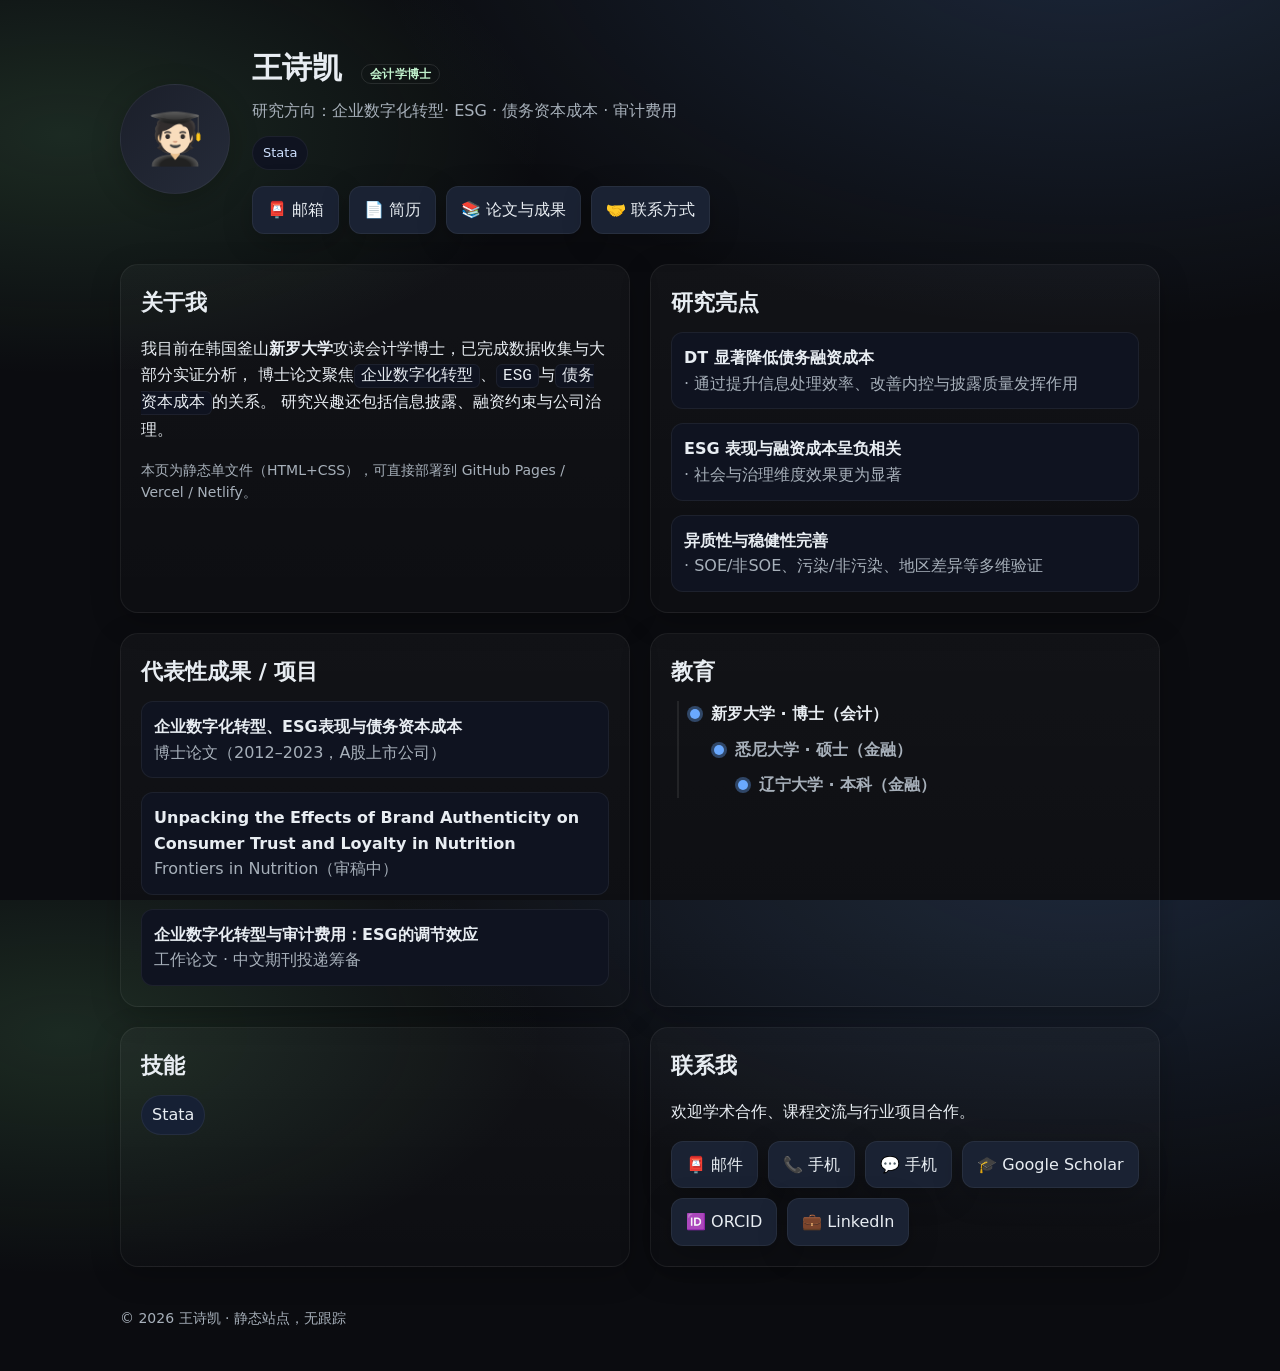
<file: index.html>
<!doctype html>
<html lang="zh-CN">
<head>
  <meta charset="utf-8" />
  <meta name="viewport" content="width=device-width, initial-scale=1" />
  <title>王诗凯 | 个人简介</title>
  <meta name="description" content="王诗凯——会计学博士。研究方向：企业数字化转型、ESG表现与债务融资成本、审计费用。" />
  <link rel="icon" href="data:image/svg+xml,<svg xmlns='http://www.w3.org/2000/svg' viewBox='0 0 100 100'><text y='0.9em' font-size='90'>📘</text></svg>">
  <meta property="og:title" content="王诗凯 | 个人简介" />
  <meta property="og:description" content="会计学博士｜研究：数字化转型·ESG表现·债务资本成本·审计费用" />
  <meta property="og:type" content="website" />
  <meta property="og:image" content="" />
  <style>
    :root{
      --bg:#0b0c10; --card:#111319; --text:#e8edf2; --muted:#a7b0ba; --primary:#6aa9ff; --accent:#7bd689; --ring:rgba(106,169,255,.35);
      --radius:18px; --maxw:1080px;
      --shadow:0 8px 30px rgba(0,0,0,.22);
    }
    *{box-sizing:border-box}
    html,body{height:100%}
    body{margin:0;font:16px/1.6 system-ui,-apple-system,Segoe UI,Roboto,Helvetica,Arial,"Apple Color Emoji","Segoe UI Emoji";color:var(--text);background:radial-gradient(1200px 700px at 85% -10%,rgba(106,169,255,.18),transparent 60%),radial-gradient(800px 400px at 5% 15%,rgba(123,214,137,.15),transparent 60%),var(--bg);}
    a{color:var(--primary);text-decoration:none}
    a:hover{opacity:.9}
    .wrap{max-width:var(--maxw);margin:0 auto;padding:32px 20px}
    header{display:grid;grid-template-columns:110px 1fr;gap:22px;align-items:center;margin-top:12px}
    .avatar{width:110px;height:110px;border-radius:50%;background:linear-gradient(135deg,#1b1f2a,#252b39);display:grid;place-items:center;box-shadow:var(--shadow);border:1px solid rgba(255,255,255,.05)}
    .avatar span{font-size:50px}
    .title h1{margin:0;font-size:30px;letter-spacing:.2px}
    .title p{margin:6px 0 0;color:var(--muted)}
    .chiprow{display:flex;flex-wrap:wrap;gap:8px;margin-top:12px}
    .chip{padding:6px 10px;border-radius:999px;background:#0f1320;border:1px solid rgba(255,255,255,.06);color:#cfe1ff;font-size:13px}
    .btns{display:flex;flex-wrap:wrap;gap:10px;margin-top:16px}
    .btn{display:inline-flex;align-items:center;gap:8px;padding:10px 14px;border-radius:12px;background:#1a2233;border:1px solid rgba(255,255,255,.06);color:var(--text);box-shadow:var(--shadow)}
    .btn:hover{transform:translateY(-1px)}
    .grid{display:grid;grid-template-columns:1fr 1fr;gap:20px;margin-top:30px}
    @media(max-width:900px){.grid{grid-template-columns:1fr}}
    section.card{background:linear-gradient(180deg,rgba(255,255,255,.03),rgba(255,255,255,.01));border:1px solid rgba(255,255,255,.06);border-radius:var(--radius);padding:20px;box-shadow:var(--shadow)}
    h2{margin:0 0 12px;font-size:22px}
    .list{display:grid;gap:14px}
    .item{padding:12px;border-radius:12px;background:#0f1320;border:1px solid rgba(255,255,255,.06)}
    .item b{display:block}
    .muted{color:var(--muted)}
    footer{margin:40px 0 10px;color:var(--muted);font-size:14px}
    .lang{display:flex;gap:8px}
    .tag{font-size:12px;padding:2px 8px;border:1px solid rgba(255,255,255,.10);border-radius:999px;margin-left:8px;color:#c2f3ce}
    .kbd{font-family:ui-monospace,SFMono-Regular,Menlo,Monaco,Consolas,monospace;background:#0f1320;border:1px solid rgba(255,255,255,.06);padding:2px 6px;border-radius:6px}
    .timeline{position:relative;padding-left:16px}
    .timeline:before{content:"";position:absolute;left:6px;top:0;bottom:0;width:2px;background:rgba(255,255,255,.08)}
    .tl{position:relative;margin:10px 0 10px 12px;padding-left:12px}
    .tl:before{content:"";position:absolute;left:-9px;top:8px;width:10px;height:10px;border-radius:50%;background:var(--primary);box-shadow:0 0 0 3px var(--ring)}
    .langs{display:flex;gap:10px;flex-wrap:wrap}
    .langs span{padding:6px 10px;border-radius:999px;background:#162034;border:1px solid rgba(255,255,255,.06)}
    .section-note{font-size:14px;color:var(--muted)}
  </style>
  <script type="application/ld+json">
  {
    "@context": "https://schema.org",
    "@type": "Person",
    "name": "王诗凯",
    "alumniOf": ["辽宁大学","悉尼大学","新罗大学"],
    "jobTitle": "会计学博士",
    "knowsAbout": ["企业数字化转型","ESG表现","债务资本成本","审计费用"],
    "url": "",
    "sameAs": ["","",""],
    "email": "mailto:you@example.com"
  }
  </script>
</head>
<body>
  <div class="wrap">
    <header>
      <div class="avatar" aria-hidden="true"><span>🧑🏻‍🎓</span></div>
      <div class="title">
        <h1>王诗凯 <span class="tag">会计学博士</span></h1>
        <p>研究方向：企业数字化转型· ESG · 债务资本成本 · 审计费用</p>
        <div class="chiprow">
          <span class="chip">Stata</span>
        </div>
        <div class="btns">
          <a class="btn" href="YuriWang12138@163.com" aria-label="邮箱联系">📮 邮箱</a>
          <a class="btn" href="#cv" aria-label="下载简历">📄 简历</a>
          <a class="btn" href="#pubs" aria-label="查看成果">📚 论文与成果</a>
          <a class="btn" href="#contact" aria-label="联系方式">🤝 联系方式</a>
        </div>
      </div>
    </header>

    <div class="grid">
      <section class="card">
        <h2>关于我</h2>
        <p>
          我目前在韩国釜山<strong>新罗大学</strong>攻读会计学博士，已完成数据收集与大部分实证分析，
          博士论文聚焦<span class="kbd">企业数字化转型</span>、<span class="kbd">ESG</span>与<span class="kbd">债务资本成本</span>的关系。
          研究兴趣还包括信息披露、融资约束与公司治理。
        </p>
        <p class="section-note">本页为静态单文件（HTML+CSS），可直接部署到 GitHub Pages / Vercel / Netlify。</p>
      </section>

      <section class="card" id="highlights">
        <h2>研究亮点</h2>
        <div class="list">
          <div class="item"><b>DT 显著降低债务融资成本</b><span class="muted"> · 通过提升信息处理效率、改善内控与披露质量发挥作用</span></div>
          <div class="item"><b>ESG 表现与融资成本呈负相关</b><span class="muted"> · 社会与治理维度效果更为显著</span></div>
          <div class="item"><b>异质性与稳健性完善</b><span class="muted"> · SOE/非SOE、污染/非污染、地区差异等多维验证</span></div>
        </div>
      </section>

      <section class="card" id="pubs">
        <h2>代表性成果 / 项目</h2>
        <div class="list">
          <div class="item">
            <b>企业数字化转型、ESG表现与债务资本成本</b>
            <span class="muted">博士论文（2012–2023，A股上市公司）</span>
          </div>
          <div class="item">
            <b>Unpacking the Effects of Brand Authenticity on Consumer Trust and Loyalty in Nutrition</b>
            <span class="muted">Frontiers in Nutrition（审稿中）</span>
          </div>
          <div class="item">
            <b>企业数字化转型与审计费用：ESG的调节效应</b>
            <span class="muted">工作论文 · 中文期刊投递筹备</span>
          </div>
        </div>
      </section>

      <section class="card" id="cv">
        <h2>教育</h2>
        <div class="timeline">
          <div class="tl"><b>新罗大学 · 博士（会计）</b><div class="muted">
          <div class="tl"><b>悉尼大学 · 硕士（金融）</b><div class="muted">
          <div class="tl"><b>辽宁大学 · 本科（金融）</b><div class="muted">
        </div>
      </section>

      <section class="card" id="skills">
        <h2>技能</h2>
        <div class="langs">
          <span>Stata</span>
        </div>
      </section>

      <section class="card" id="contact">
        <h2>联系我</h2>
        <p>欢迎学术合作、课程交流与行业项目合作。</p>
        <div class="btns">
          <a class="btn" href="YuriWang12138@163.com">📮 邮件</a>
          <a class="btn" href="15642210806">📞 手机</a>   
          <a class="btn" href="YuriWang12138">💬 手机</a> 
          <a class="btn" href="https://scholar.google.com" target="_blank">🎓 Google Scholar</a>
          <a class="btn" href="https://orcid.org" target="_blank">🆔 ORCID</a>
          <a class="btn" href="https://www.linkedin.com" target="_blank">💼 LinkedIn</a>
        </div>
      </section>
    </div>

    <footer>
      <div>© <span id="year"></span> 王诗凯 · <span class="muted">静态站点，无跟踪</span></div>
    </footer>
  </div>

  <script>
    document.getElementById('year').textContent = new Date().getFullYear();
  </script>
</body>
</html>
</file>
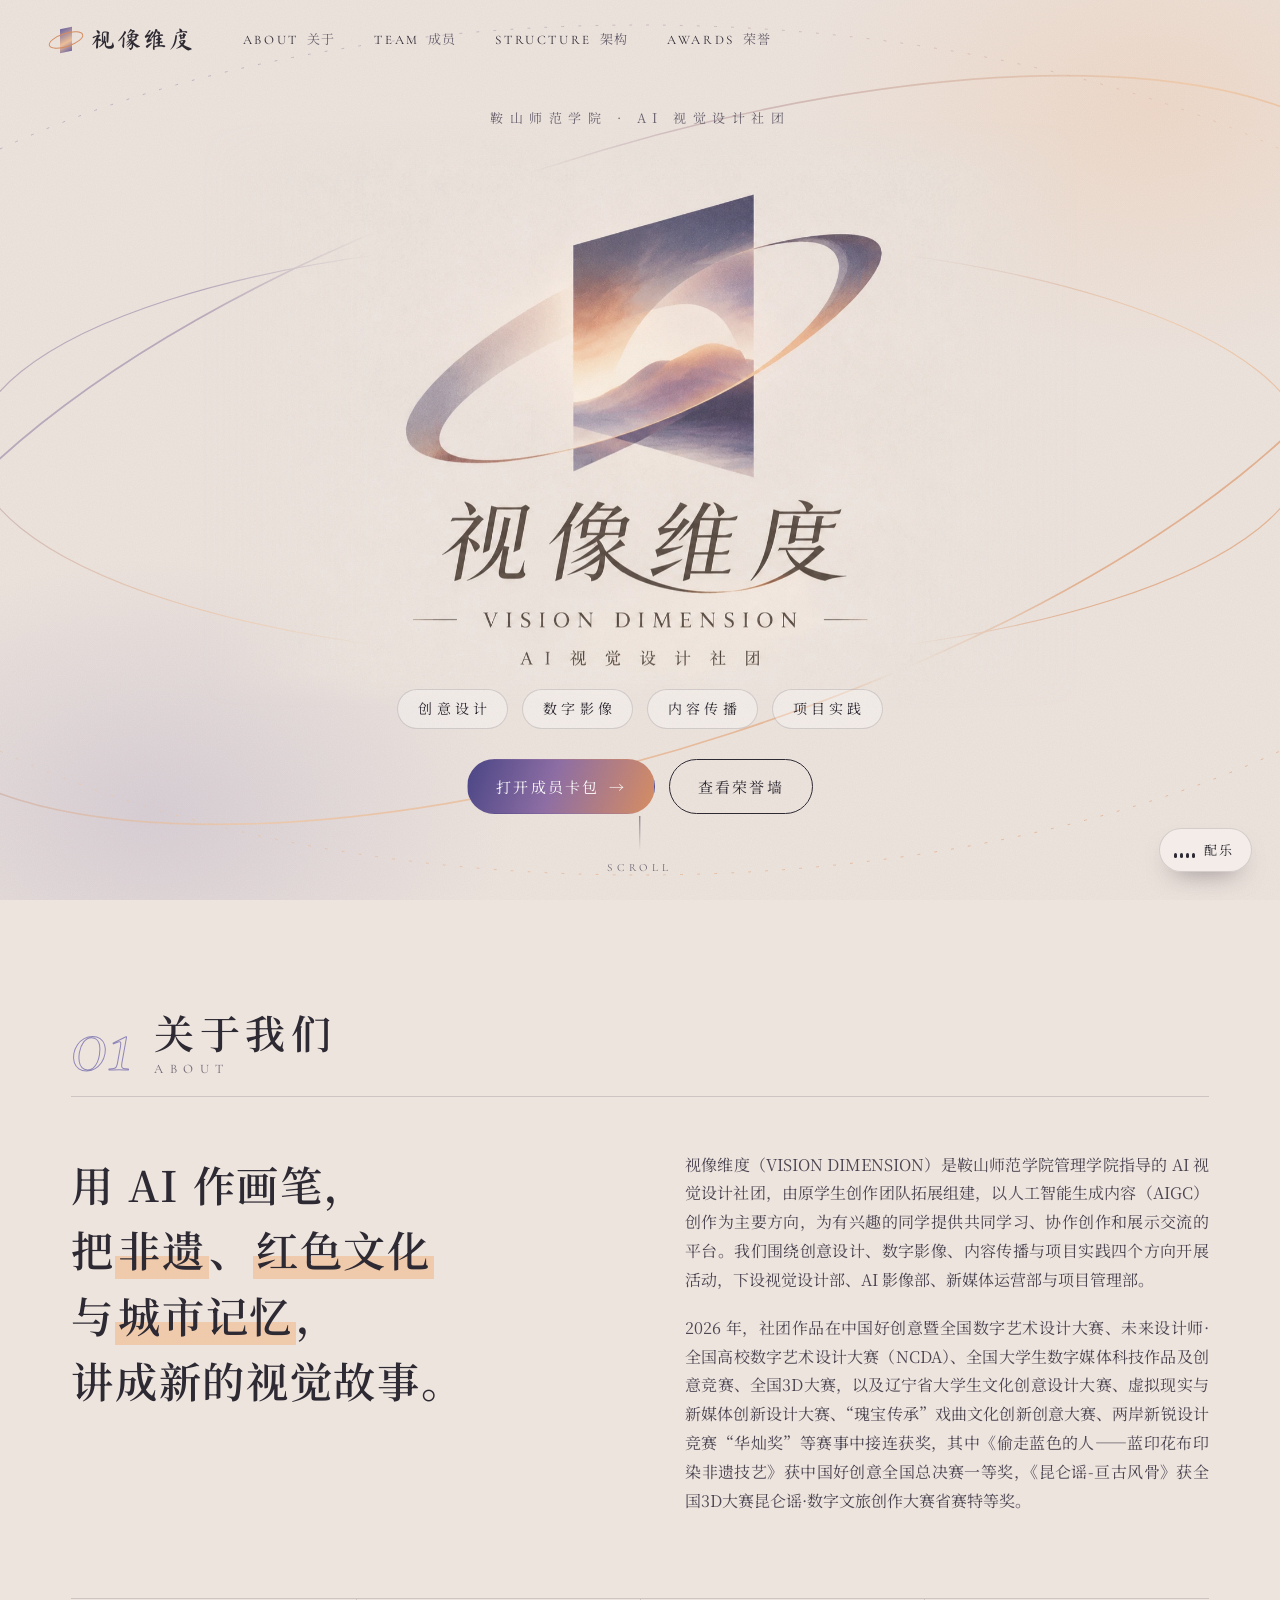
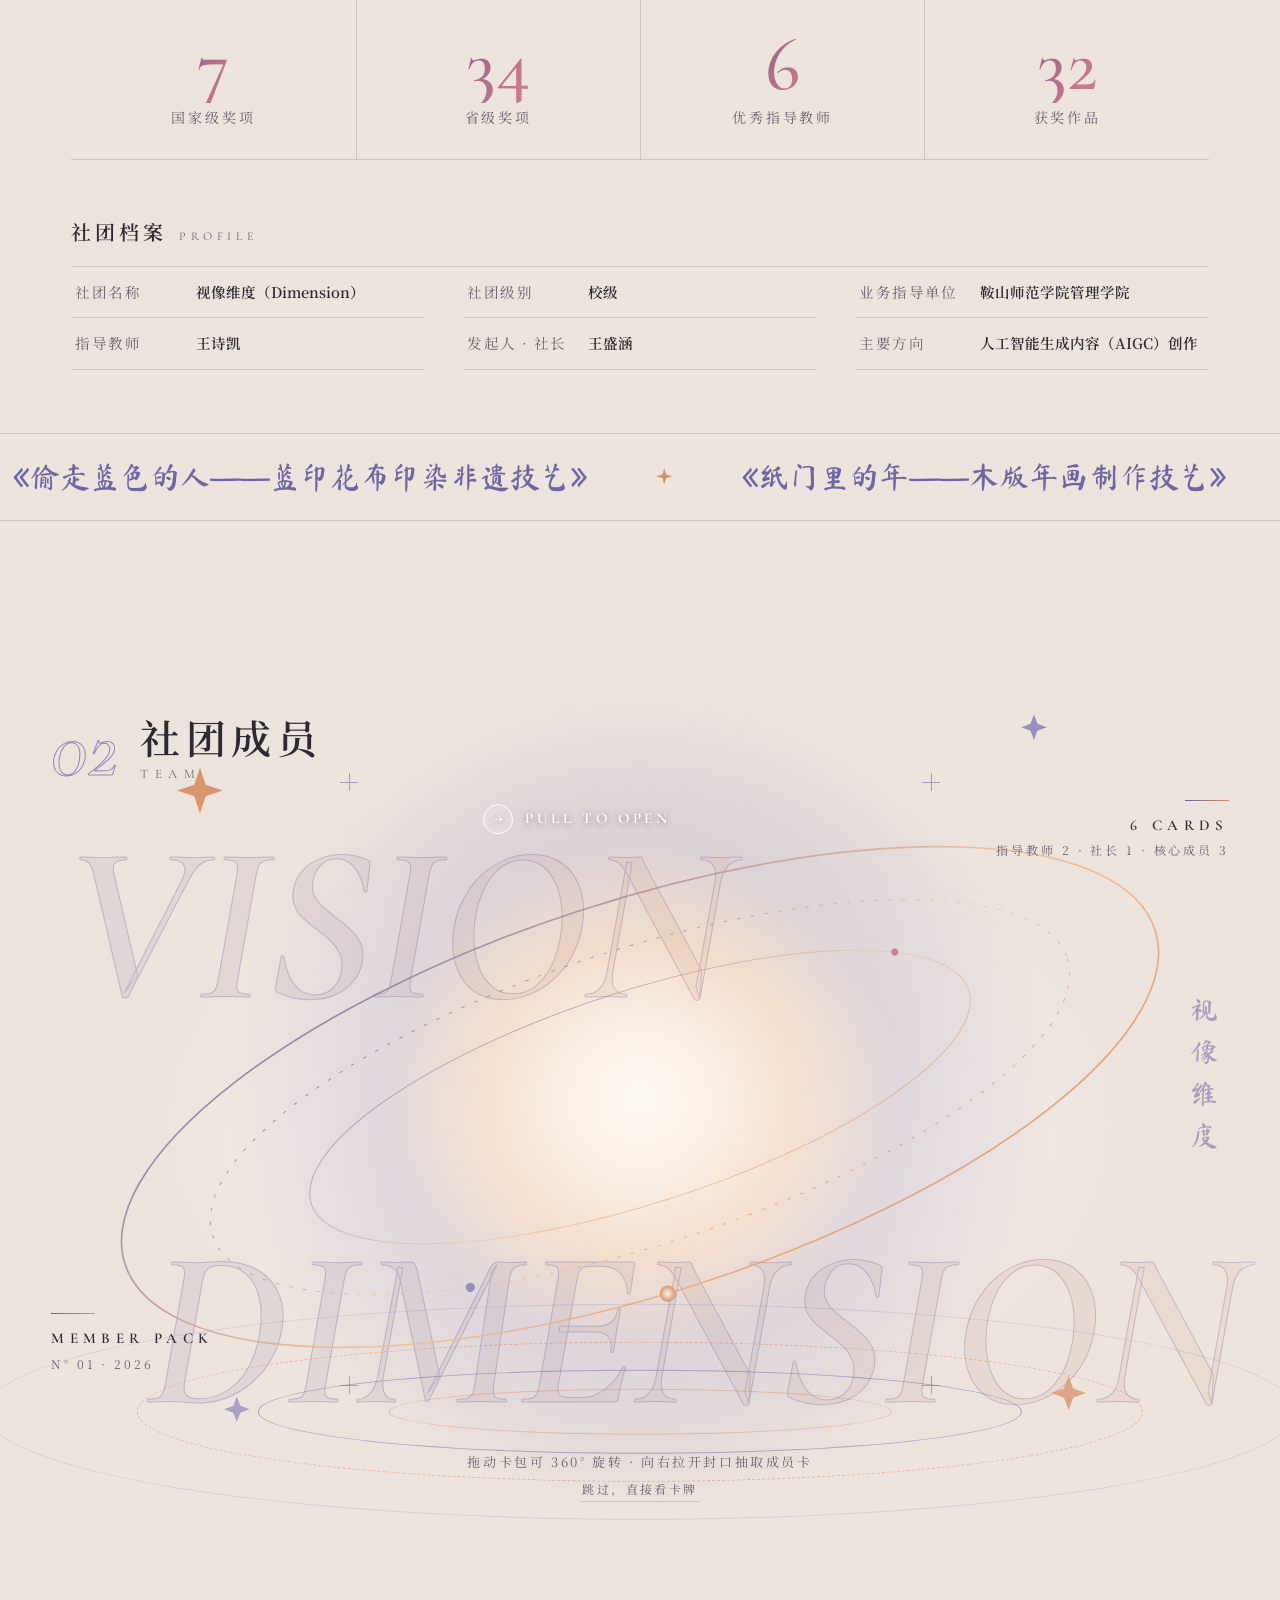
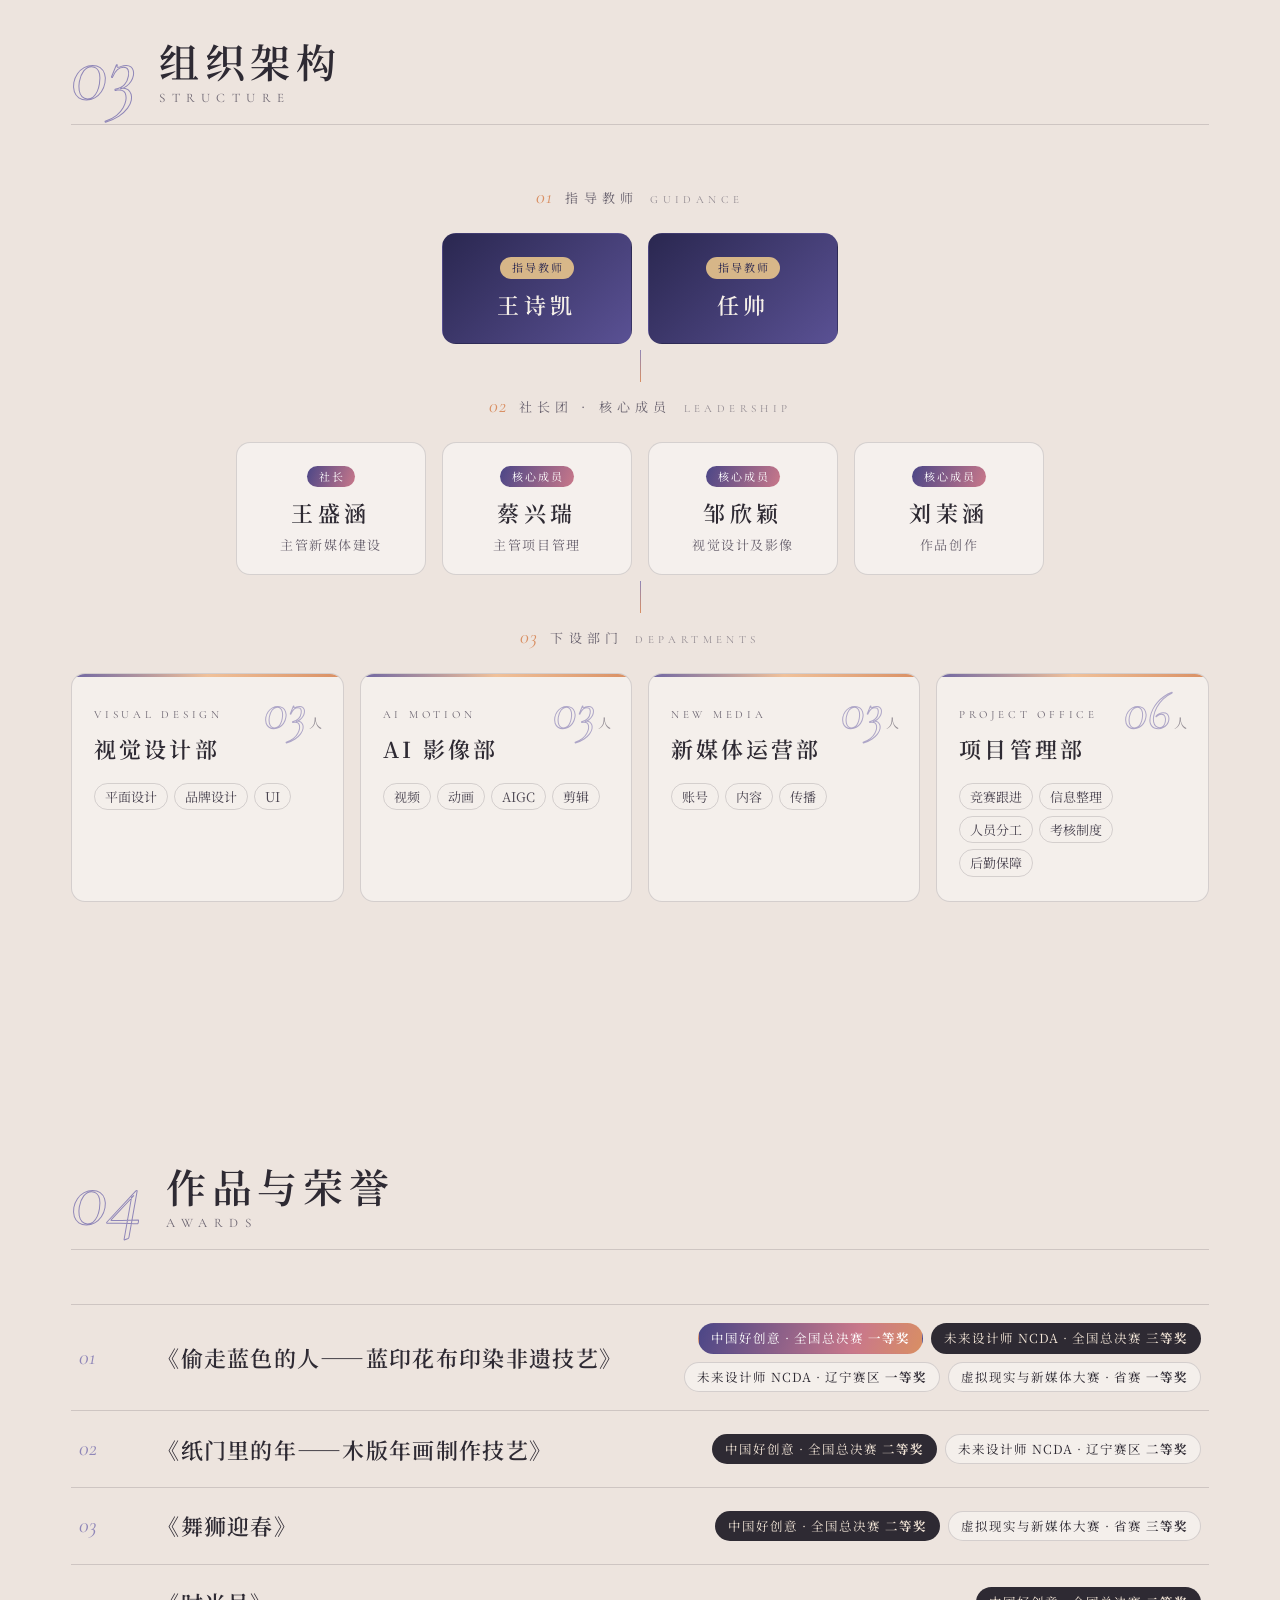
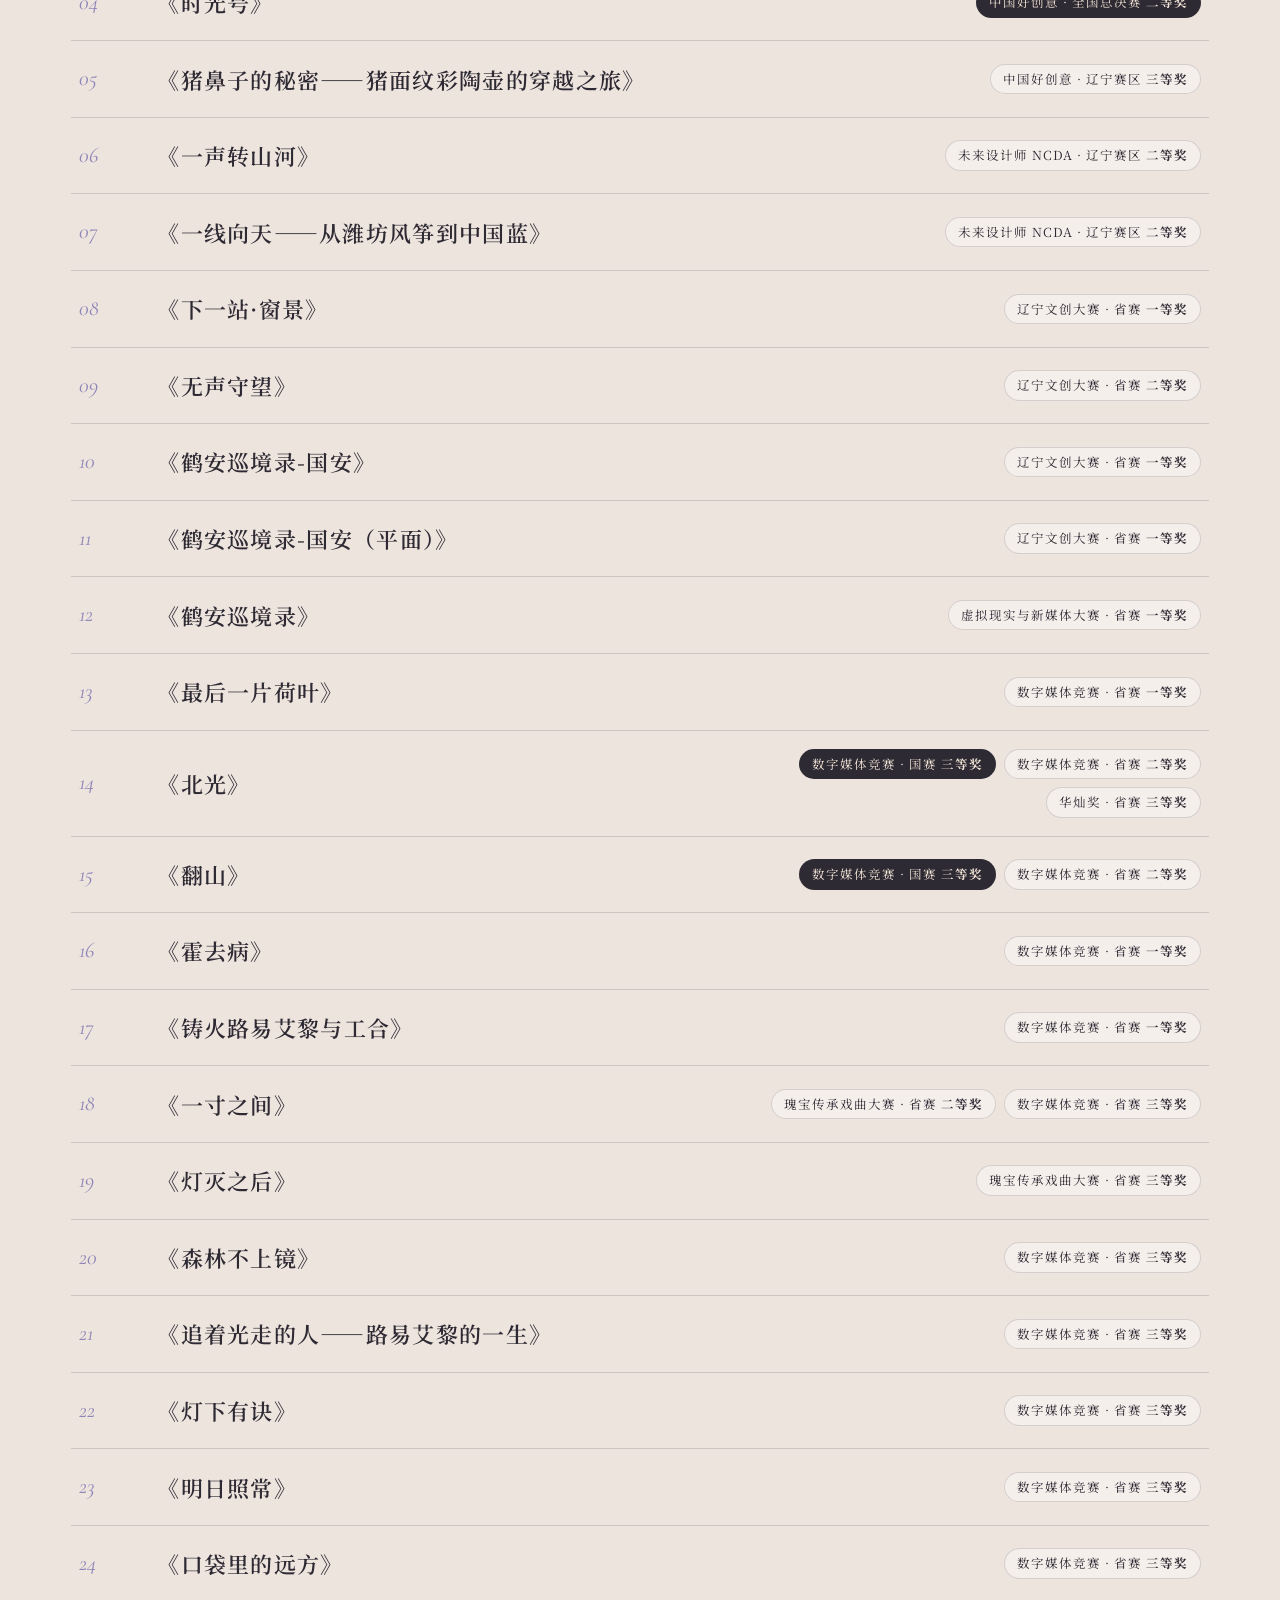
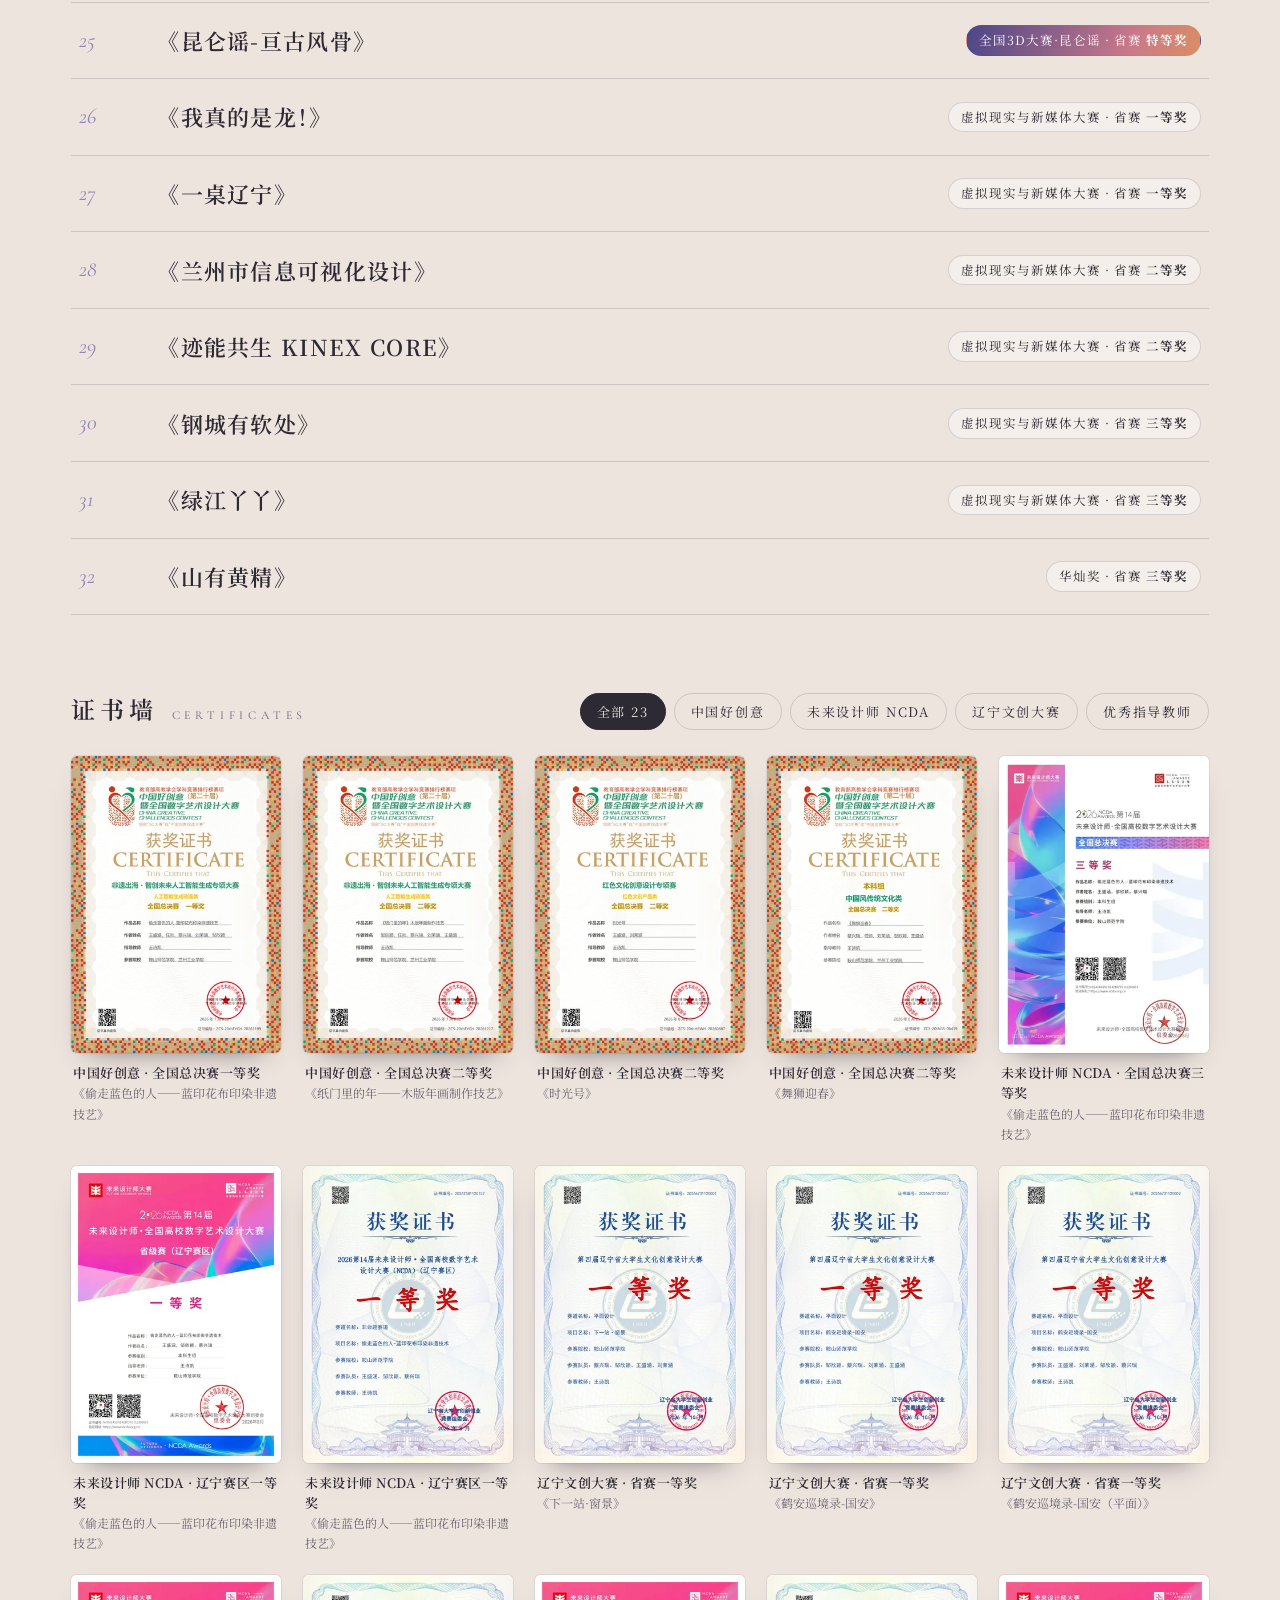
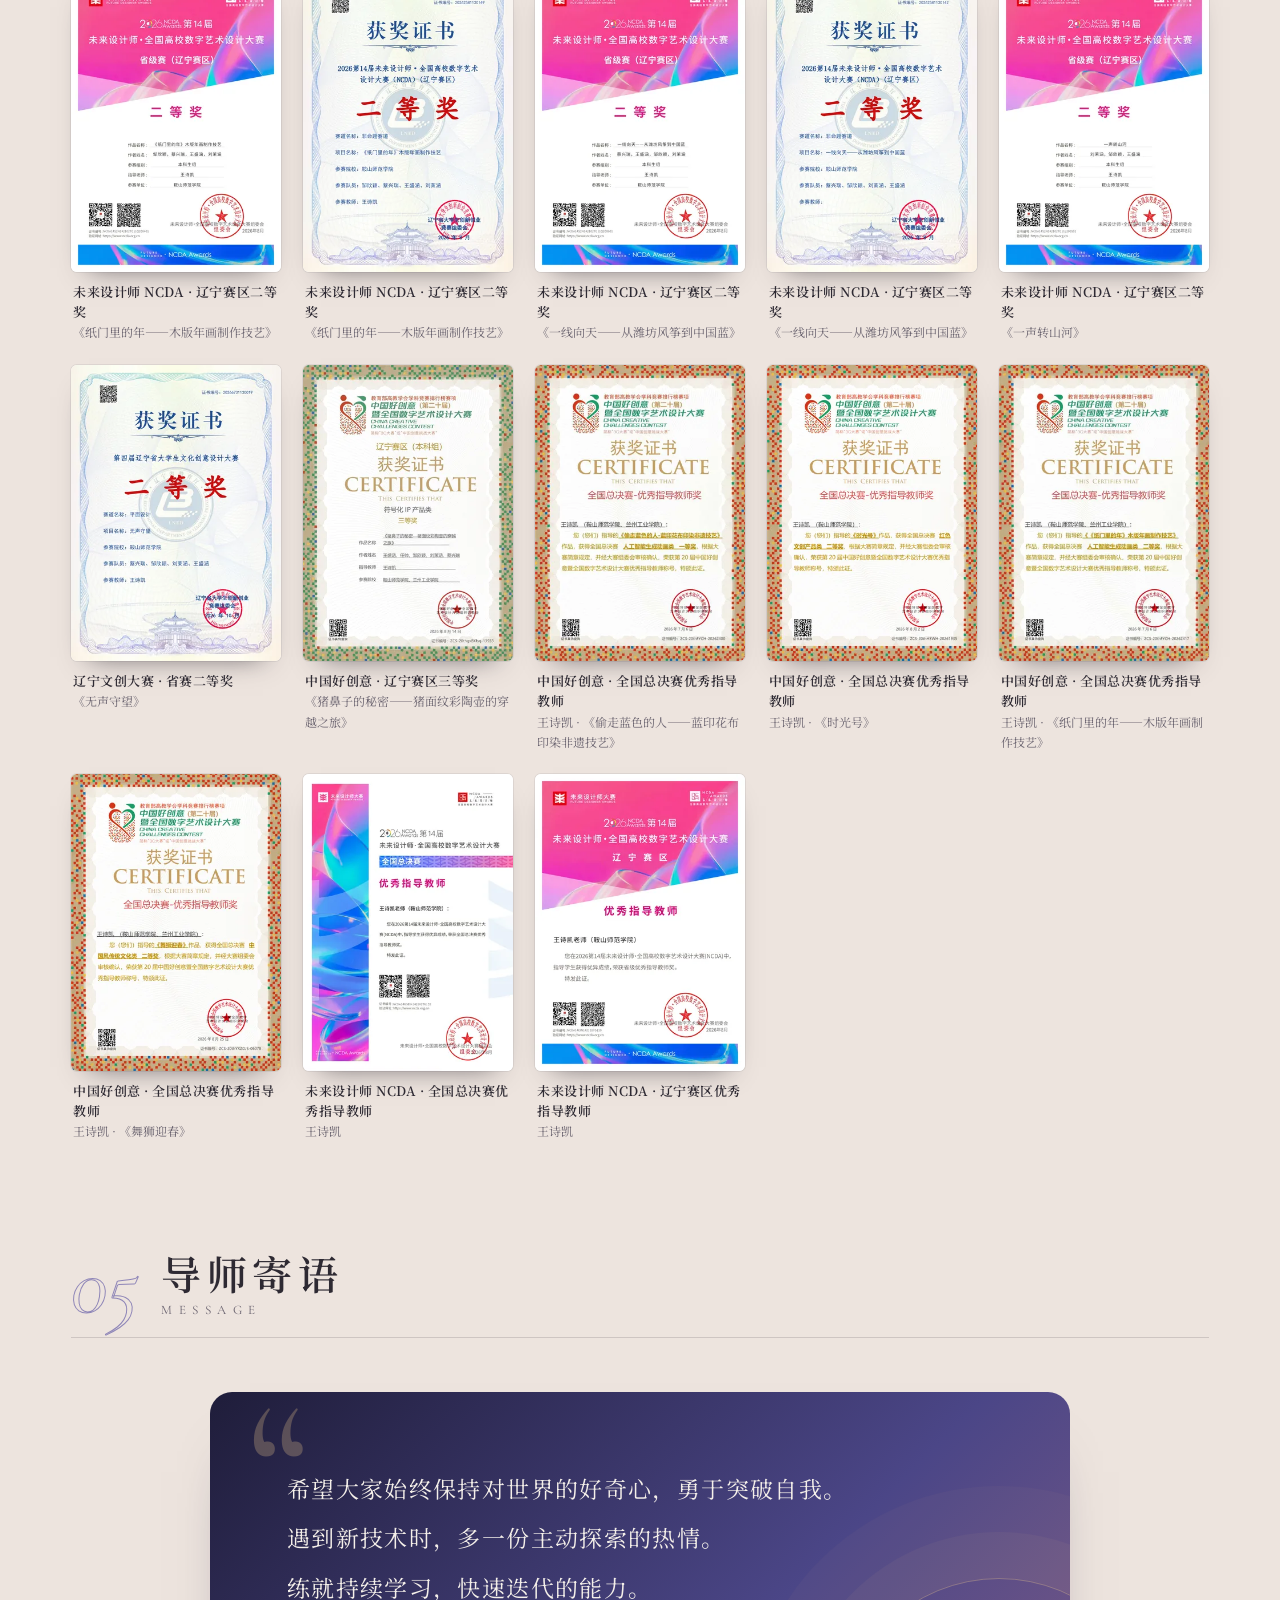
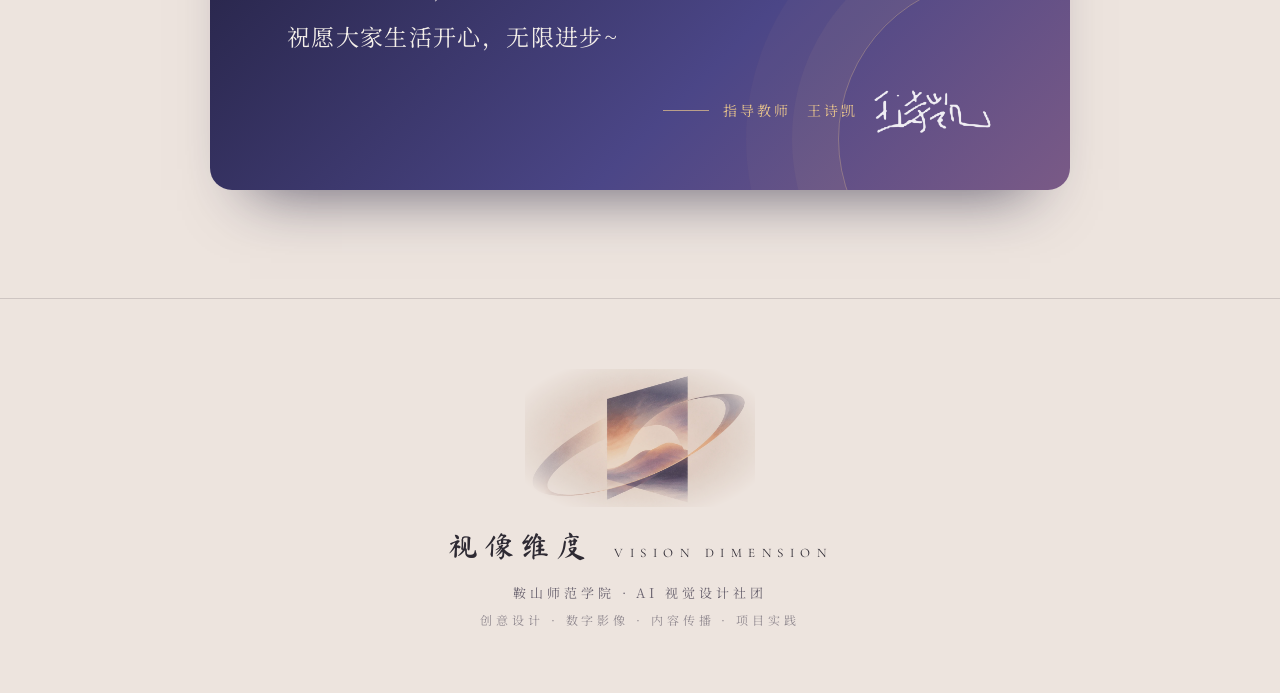
<file: vision-dimension/index.html>
<!doctype html>
<html lang="zh-CN">
<head>
<meta charset="utf-8">
<meta name="viewport" content="width=device-width, initial-scale=1">
<title>视像维度 VISION DIMENSION｜AI 视觉设计社团</title>
<meta name="description" content="视像维度（VISION DIMENSION）是鞍山师范学院的 AI 视觉设计社团：创意设计、数字影像、内容传播、项目实践。">
<link rel="icon" href="assets/img/favicon.png">
<link rel="stylesheet" href="css/style.css">
</head>
<body>
<div class="grain" aria-hidden="true"></div>

<header class="nav" id="nav">
  <a class="nav-brand" href="#hero" aria-label="视像维度"><span class="brand-orbit"></span><b>视像维度</b></a>
  <nav>
    <a href="#about"><span>ABOUT</span>关于</a>
    <a href="#team"><span>TEAM</span>成员</a>
    <a href="#org"><span>STRUCTURE</span>架构</a>
    <a href="#awards"><span>AWARDS</span>荣誉</a>
  </nav>
</header>

<main>
<section class="hero" id="hero">
  <svg class="hero-orbits" viewBox="0 0 1200 800" aria-hidden="true">
    <defs><linearGradient id="og" x1="0" y1="0" x2="1" y2="1"><stop offset="0" stop-color="#8f86b8"/><stop offset=".55" stop-color="#f2c9a4"/><stop offset="1" stop-color="#d98f63"/></linearGradient></defs>
    <ellipse class="o1" cx="600" cy="400" rx="560" ry="210" fill="none" stroke="url(#og)" stroke-width="1.2"/>
    <ellipse class="o2" cx="600" cy="400" rx="470" ry="150" fill="none" stroke="url(#og)" stroke-width=".8"/>
    <ellipse class="o3" cx="600" cy="400" rx="640" ry="300" fill="none" stroke="url(#og)" stroke-width=".6" stroke-dasharray="2 10"/>
  </svg>
  <p class="hero-top">鞍山师范学院 · AI 视觉设计社团</p>
  <img class="hero-logo" src="assets/img/logo-full.webp" alt="视像维度 VISION DIMENSION AI视觉设计社团" width="1536" height="1024">
  <p class="hero-tags"><span>创意设计</span><span>数字影像</span><span>内容传播</span><span>项目实践</span></p>
  <div class="hero-cta">
    <a class="btn btn-solid" href="#team">打开成员卡包 <i>→</i></a>
    <a class="btn" href="#awards">查看荣誉墙</a>
  </div>
  <a class="hero-scroll" href="#about" aria-label="向下滚动"><span></span>SCROLL</a>
</section>

<section class="sec about" id="about">
  <div class="sec-head reveal"><em>01</em><h2>关于我们<span>ABOUT</span></h2></div>
  <div class="about-grid">
    <p class="about-lead reveal">用 AI 作画笔，<br>把<mark>非遗</mark>、<mark>红色文化</mark><br>与<mark>城市记忆</mark>，<br>讲成新的视觉故事。</p>
    <div class="about-text reveal">
      <p>视像维度（VISION DIMENSION）是鞍山师范学院管理学院指导的 AI 视觉设计社团，由原学生创作团队拓展组建，以人工智能生成内容（AIGC）创作为主要方向，为有兴趣的同学提供共同学习、协作创作和展示交流的平台。我们围绕创意设计、数字影像、内容传播与项目实践四个方向开展活动，下设视觉设计部、AI 影像部、新媒体运营部与项目管理部。</p>
      <p>2026 年，社团作品在中国好创意暨全国数字艺术设计大赛、未来设计师·全国高校数字艺术设计大赛（NCDA）、全国大学生数字媒体科技作品及创意竞赛、全国3D大赛，以及辽宁省大学生文化创意设计大赛、虚拟现实与新媒体创新设计大赛、“瑰宝传承”戏曲文化创新创意大赛、两岸新锐设计竞赛“华灿奖”等赛事中接连获奖，其中《偷走蓝色的人——蓝印花布印染非遗技艺》获中国好创意全国总决赛一等奖，《昆仑谣-亘古风骨》获全国3D大赛昆仑谣·数字文旅创作大赛省赛特等奖。</p>
    </div>
  </div>
  <ul class="stats reveal" id="stats"></ul>
  <div class="club reveal"><h3>社团档案<span>PROFILE</span></h3><dl id="clubFacts"></dl></div>
  <div class="marquee" aria-hidden="true"><div class="marquee-in" id="marquee"></div></div>
</section>

<section class="team" id="team">
  <div class="sec-head team-head"><em>02</em><h2>社团成员<span>TEAM</span></h2></div>
  <div class="stage" id="stage">
    <div class="stage-bg" aria-hidden="true">
      <div class="bg-aura"></div>
      <p class="bg-word bg-w1">VISION</p>
      <p class="bg-word bg-w2">DIMENSION</p>
      <svg class="bg-orbits" viewBox="0 0 1000 1000">
        <defs>
          <linearGradient id="bo" x1="0" y1="0" x2="1" y2="1"><stop offset="0" stop-color="#6f66a3"/><stop offset=".55" stop-color="#f0c19a"/><stop offset="1" stop-color="#d98f63"/></linearGradient>
          <radialGradient id="bp"><stop offset="0" stop-color="#fff6ea"/><stop offset="1" stop-color="#d98f63"/></radialGradient>
        </defs>
        <g transform="rotate(-18 500 500)" fill="none" stroke="url(#bo)">
          <ellipse cx="500" cy="500" rx="470" ry="170" stroke-width="1.4"/>
          <ellipse cx="500" cy="500" rx="390" ry="128" stroke-width=".8" stroke-dasharray="3 9"/>
          <ellipse cx="500" cy="500" rx="300" ry="92" stroke-width=".8" opacity=".7"/>
          <circle r="7" fill="url(#bp)" stroke="none"><animateMotion dur="26s" repeatCount="indefinite" path="M30,500a470,170 0 1,0 940,0a470,170 0 1,0 -940,0"/></circle>
          <circle r="4" fill="#8f86b8" stroke="none"><animateMotion dur="17s" repeatCount="indefinite" path="M890,500a390,128 0 1,1 -780,0a390,128 0 1,1 780,0"/></circle>
          <circle r="3" fill="#c9788a" stroke="none"><animateMotion dur="11s" repeatCount="indefinite" path="M200,500a300,92 0 1,0 600,0a300,92 0 1,0 -600,0"/></circle>
        </g>
        <g fill="#d98f63"><path d="M118 214l5 15 15 5-15 5-5 15-5-15-15-5 15-5z"/><path d="M872 742l4 11 11 4-11 4-4 11-4-11-11-4 11-4z" opacity=".8"/><path d="M842 168l3 8 8 3-8 3-3 8-3-8-8-3 8-3z" fill="#8f86b8"/><path d="M150 760l3 8 8 3-8 3-3 8-3-8-8-3 8-3z" fill="#8f86b8" opacity=".8"/></g>
      </svg>
      <div class="bg-ped"><i></i></div>
      <span class="bg-mark m1"></span><span class="bg-mark m2"></span><span class="bg-mark m3"></span><span class="bg-mark m4"></span>
      <p class="bg-tag bg-t1"><b>MEMBER PACK</b>N° 01 · 2026</p>
      <p class="bg-tag bg-t2"><b>6 CARDS</b>指导教师 2 · 社长 1 · 核心成员 3</p>
      <p class="bg-cn">视像维度</p>
    </div>
    <div class="team-title" id="teamTitle"><small>Vision Dimension</small><strong>Our Team</strong><span>社团成员 · 6 CARDS</span></div>
    <div class="cards" id="cards"></div>
    <canvas id="packCanvas" aria-hidden="true"></canvas>
    <button class="pull" id="pull" type="button"><i>→</i><span>PULL TO OPEN</span></button>
    <p class="pack-hint" id="packHint">拖动卡包可 360° 旋转 · 向右拉开封口抽取成员卡<br><button type="button" id="skipPack">跳过，直接看卡牌</button></p>
    <div class="focus-ui" id="focusUi">
      <div class="focus-left"><small id="focusRole"></small><b id="focusName"></b><span id="focusDuty"></span></div>
      <button class="focus-go" id="focusGo" type="button">查看档案 <i>→</i></button>
      <button class="focus-close" id="focusClose" type="button" aria-label="返回">×</button>
    </div>
    <div class="ring-ui" id="ringUi">
      <button type="button" id="prevCard" aria-label="上一张">←</button>
      <span>拖动旋转 · 点击卡牌查看</span>
      <button type="button" id="nextCard" aria-label="下一张">→</button>
      <button type="button" id="repack" class="repack" aria-label="重新开包"><svg class="repack-icon" viewBox="0 0 16 16" fill="none" stroke="currentColor" stroke-width="1.7" stroke-linecap="round" stroke-linejoin="round" aria-hidden="true"><path d="M13.6 6A6 6 0 1 0 14 8"/><path d="M13.5 2.5V7H9"/></svg>重新开包</button>
    </div>
  </div>
</section>

<section class="sec org" id="org">
  <div class="sec-head reveal"><em>03</em><h2>组织架构<span>STRUCTURE</span></h2></div>
  <div class="org-tree" id="orgTree"></div>
</section>

<section class="sec awards" id="awards">
  <div class="sec-head reveal"><em>04</em><h2>作品与荣誉<span>AWARDS</span></h2></div>
  <ol class="works reveal" id="works"></ol>
  <div class="cert-head reveal">
    <h3>证书墙<span>CERTIFICATES</span></h3>
    <div class="filters" id="filters"></div>
  </div>
  <div class="cert-grid" id="certGrid"></div>
</section>

<section class="sec msg" id="message">
  <div class="sec-head reveal"><em>05</em><h2>导师寄语<span>MESSAGE</span></h2></div>
  <figure class="msg-card reveal" id="msgCard"></figure>
</section>
</main>

<footer class="foot">
  <img src="assets/img/logo-mark.webp" alt="" width="900" height="540">
  <p class="foot-name">视像维度 <span>VISION DIMENSION</span></p>
  <p>鞍山师范学院 · AI 视觉设计社团</p>
  <p class="foot-tags">创意设计 · 数字影像 · 内容传播 · 项目实践</p>
</footer>

<audio id="bgm" loop preload="auto" src="assets/audio/bgm.mp3"></audio>
<button class="bgm-btn" id="bgmBtn" type="button" aria-pressed="false" aria-label="播放配乐" title="播放配乐"><span class="bars" aria-hidden="true"><i></i><i></i><i></i><i></i></span><span class="lbl">配乐</span></button>

<div class="profile" id="profile" aria-hidden="true"><button class="profile-back" id="profileBack" type="button">← 返回卡牌</button><div class="profile-in" id="profileIn"></div></div>
<div class="lightbox" id="lightbox" aria-hidden="true"><button type="button" class="lb-close" aria-label="关闭">×</button><button type="button" class="lb-prev" aria-label="上一张">←</button><figure><img id="lbImg" alt=""><figcaption id="lbCap"></figcaption></figure><button type="button" class="lb-next" aria-label="下一张">→</button></div>

<script src="js/vendor/three.min.js"></script>
<script src="js/data.js"></script>
<script src="js/app.js"></script>
</body>
</html>
</file>
<file: vision-dimension/css/style.css>
@font-face{font-family:"VD Serif";src:url(../assets/fonts/serif.woff2) format("woff2");font-weight:300 900;font-display:swap}
@font-face{font-family:"VD Brush";src:url(../assets/fonts/brush.woff2) format("woff2");font-display:swap}
@font-face{font-family:"VD Latin";src:url(../assets/fonts/latin.woff2) format("woff2");font-weight:300 700;font-display:swap}
@font-face{font-family:"VD Latin";src:url(../assets/fonts/latin-italic.woff2) format("woff2");font-weight:300 700;font-style:italic;font-display:swap}

:root{
  --paper:#ede4de;--paper2:#f4eee9;--ink:#2e2a33;--ink2:#6b6470;--line:rgba(46,42,51,.16);
  --violet:#6f66a3;--dusk:#8f86b8;--peach:#f0c19a;--sun:#d98f63;--rose:#c9788a;
  --serif:"VD Serif","Songti SC","STSong","Noto Serif CJK SC","Source Han Serif SC","SimSun",serif;
  --latin:"VD Latin","Cormorant Garamond","Times New Roman",var(--serif);
  --brush:"VD Brush","STXingkai","KaiTi",var(--serif);
  --ease:cubic-bezier(.2,.8,.2,1);
}
*{box-sizing:border-box;margin:0;padding:0}
html{scroll-behavior:smooth;-webkit-text-size-adjust:100%}
body{background:var(--paper);color:var(--ink);font-family:var(--serif);font-size:16px;line-height:1.8;overflow-x:hidden;-webkit-font-smoothing:antialiased}
body.locked{overflow:hidden}
a{color:inherit;text-decoration:none}
button{font:inherit;color:inherit;background:none;border:0;cursor:pointer}
img{display:block;max-width:100%;height:auto}
ul,ol{list-style:none}
.grain{position:fixed;inset:0;z-index:90;pointer-events:none;opacity:.5;mix-blend-mode:multiply;
  background-image:url("data:image/svg+xml,%3Csvg xmlns='http://www.w3.org/2000/svg' width='240' height='240'%3E%3Cfilter id='n'%3E%3CfeTurbulence type='fractalNoise' baseFrequency='.8' numOctaves='3' stitchTiles='stitch'/%3E%3CfeColorMatrix values='0 0 0 0 .45 0 0 0 0 .4 0 0 0 0 .38 0 0 0 .16 0'/%3E%3C/filter%3E%3Crect width='100%25' height='100%25' filter='url(%23n)'/%3E%3C/svg%3E")}

/* ---------- nav ---------- */
.nav{position:fixed;top:0;left:0;right:0;z-index:60;display:flex;align-items:center;gap:48px;padding:18px clamp(20px,4vw,56px);transition:background .4s,box-shadow .4s,padding .4s}
.nav.solid{background:rgba(237,228,222,.86);backdrop-filter:blur(12px);-webkit-backdrop-filter:blur(12px);box-shadow:0 1px 0 var(--line);padding-top:12px;padding-bottom:12px}
.nav-brand{display:flex;align-items:center;gap:10px;font-family:var(--brush);font-size:24px;letter-spacing:.08em}
.nav-brand b{font-weight:400}
.brand-orbit{width:30px;height:30px;position:relative;display:block}
.brand-orbit:before{content:"";position:absolute;left:9px;top:3px;width:12px;height:24px;background:linear-gradient(160deg,var(--violet),var(--peach) 60%,var(--violet));transform:skewY(-12deg)}
.brand-orbit:after{content:"";position:absolute;inset:8px -3px;border:1.5px solid var(--sun);border-radius:50%;transform:rotate(-18deg)}
.nav nav{display:flex;gap:clamp(18px,3vw,44px)}
.nav nav a{font-size:13px;letter-spacing:.12em;color:var(--ink2);position:relative;padding:6px 0;white-space:nowrap}
.nav nav a span{font-family:var(--latin);font-size:13px;letter-spacing:.2em;margin-right:8px;color:var(--ink)}
.nav nav a:after{content:"";position:absolute;left:0;bottom:0;height:1px;width:0;background:var(--sun);transition:width .35s var(--ease)}
.nav nav a:hover:after,.nav nav a.on:after{width:100%}
.nav nav a.on span{color:#b0563a}

/* ---------- hero ---------- */
.hero{min-height:100vh;min-height:100svh;position:relative;display:flex;flex-direction:column;align-items:center;justify-content:center;padding:90px 20px 70px;overflow:hidden}
.hero:before{content:"";position:absolute;inset:0;background:radial-gradient(40% 40% at 12% 90%,rgba(143,134,184,.22),transparent 70%),radial-gradient(40% 40% at 90% 12%,rgba(240,193,154,.3),transparent 70%)}
.hero-orbits{position:absolute;width:min(150vw,1700px);left:50%;top:50%;transform:translate(-50%,-50%);opacity:.75}
.hero-orbits ellipse{transform-origin:600px 400px}
.o1{animation:spin 60s linear infinite;transform:rotate(-18deg)}
.o2{animation:spin 90s linear infinite reverse}
.o3{animation:spin 140s linear infinite}
@keyframes spin{from{transform:rotate(-18deg)}to{transform:rotate(342deg)}}
.hero-top{position:relative;font-size:13px;letter-spacing:.5em;color:var(--ink2);margin-bottom:-1vh;animation:rise 1s var(--ease) .2s both}
.hero-logo{position:relative;width:min(92vw,880px);height:auto;-webkit-mask-image:linear-gradient(90deg,transparent,#000 20%,#000 80%,transparent),linear-gradient(transparent,#000 9%,#000 94%,transparent);-webkit-mask-composite:source-in;mask-image:linear-gradient(90deg,transparent,#000 20%,#000 80%,transparent),linear-gradient(transparent,#000 9%,#000 94%,transparent);mask-composite:intersect;animation:logoIn 1.6s var(--ease) both}
@keyframes logoIn{from{opacity:0;transform:scale(.94);filter:blur(12px)}to{opacity:1;transform:none;filter:none}}
@keyframes rise{from{opacity:0;transform:translateY(18px)}to{opacity:1;transform:none}}
.hero-tags{position:relative;display:flex;flex-wrap:wrap;justify-content:center;gap:10px 14px;margin-top:-2vh;animation:rise 1s var(--ease) .6s both}
.hero-tags span{font-size:14px;letter-spacing:.3em;padding:6px 16px 6px 20px;border:1px solid var(--line);border-radius:99px;background:rgba(255,255,255,.35)}
.hero-cta{position:relative;display:flex;flex-wrap:wrap;justify-content:center;gap:14px;margin-top:30px;animation:rise 1s var(--ease) .8s both}
.btn{display:inline-flex;align-items:center;gap:10px;padding:13px 28px;border:1px solid var(--ink);border-radius:99px;font-size:15px;letter-spacing:.14em;transition:transform .3s var(--ease),background .3s,color .3s,box-shadow .3s}
.btn i{font-style:normal;transition:transform .3s var(--ease)}
.btn:hover{transform:translateY(-2px);box-shadow:0 10px 24px -12px rgba(46,42,51,.6)}
.btn:hover i{transform:translateX(5px)}
.btn-solid{background:linear-gradient(110deg,#4b4687,#8f6fa6 45%,#d98f63);border-color:transparent;color:#fff}
.hero-scroll{position:absolute;bottom:22px;left:50%;transform:translateX(-50%);font-family:var(--latin);font-size:11px;letter-spacing:.4em;color:var(--ink2);display:flex;flex-direction:column;align-items:center;gap:8px}
.hero-scroll span{width:1px;height:34px;background:linear-gradient(var(--ink2),transparent);animation:drop 2s ease-in-out infinite;transform-origin:top}
@keyframes drop{0%{transform:scaleY(0)}60%{transform:scaleY(1)}100%{transform:scaleY(1);opacity:0}}

/* ---------- sections ---------- */
.sec{max-width:1240px;margin:0 auto;padding:clamp(80px,12vh,140px) clamp(20px,4vw,56px)}
.sec-head{display:flex;align-items:flex-end;gap:22px;margin-bottom:clamp(36px,6vh,64px);border-bottom:1px solid var(--line);padding-bottom:18px}
.sec-head em{font-family:var(--latin);font-style:italic;font-size:clamp(52px,7vw,84px);line-height:.8;color:transparent;-webkit-text-stroke:1px var(--dusk)}
.sec-head h2{font-size:clamp(26px,3.4vw,40px);font-weight:600;letter-spacing:.14em;line-height:1.2}
.sec-head h2 span{display:block;font-family:var(--latin);font-size:13px;font-weight:400;letter-spacing:.5em;color:var(--ink2);margin-top:6px}
.reveal{opacity:0;transform:translateY(28px);transition:opacity .9s var(--ease),transform .9s var(--ease)}
.reveal.in{opacity:1;transform:none}

.about-grid{display:grid;grid-template-columns:1.05fr 1fr;gap:clamp(28px,5vw,80px);align-items:start}
.about-lead{font-size:clamp(26px,3.3vw,44px);line-height:1.55;font-weight:600;letter-spacing:.04em}
.about-lead mark{white-space:nowrap;background:linear-gradient(transparent 62%,rgba(240,193,154,.75) 62%);color:inherit;padding:0 .08em}
.about-text p{color:#4b4551;margin-bottom:1.2em;text-align:justify}
.club{margin-top:clamp(36px,6vh,64px)}
.club h3{font-size:20px;letter-spacing:.2em;font-weight:600;margin-bottom:16px}
.club h3 span{font-family:var(--latin);font-size:12px;letter-spacing:.4em;color:var(--ink2);margin-left:12px;font-weight:400}
.club dl{display:grid;grid-template-columns:repeat(3,1fr);column-gap:clamp(20px,3vw,40px);border-top:1px solid var(--line)}
.club dl div{display:grid;grid-template-columns:7.5em 1fr;gap:12px;padding:12px 4px;border-bottom:1px solid var(--line);font-size:14.5px}
.club dt{color:var(--ink2);letter-spacing:.1em}
.club dd{font-weight:600}
.msg{padding-top:0}
.msg-card{position:relative;max-width:860px;margin:0 auto;padding:clamp(40px,6vw,72px) clamp(26px,6vw,84px) clamp(34px,5vw,56px);border-radius:22px;background:linear-gradient(135deg,#1f1d3a,#4b4687 62%,#7a5a86);color:#f4efe9;box-shadow:0 40px 60px -40px rgba(31,29,58,.7);overflow:hidden}
.msg-card:before{content:"\201C";position:absolute;left:clamp(14px,3vw,36px);top:-18px;font-family:var(--latin);font-size:190px;line-height:1;color:#e8c58c;opacity:.28}
.msg-card:after{content:"";position:absolute;right:-90px;bottom:-110px;width:320px;height:320px;border-radius:50%;border:1px solid rgba(232,197,140,.35);box-shadow:0 0 0 46px rgba(232,197,140,.05),0 0 0 92px rgba(232,197,140,.03)}
.msg-card p{position:relative;font-size:clamp(17px,2.1vw,23px);line-height:2.15;letter-spacing:.06em}
.msg-card figcaption{position:relative;display:flex;align-items:center;justify-content:flex-end;gap:14px;margin-top:26px;font-size:14px;letter-spacing:.2em;color:#e8c58c}
.msg-card figcaption:before{content:"";width:46px;height:1px;background:#e8c58c;opacity:.7}
.msg-card figcaption img{height:46px;width:auto;filter:invert(1) brightness(1.6);opacity:.9}
.pf-msg{max-width:640px;margin:30px auto 0;padding:22px 26px;border-radius:16px;background:linear-gradient(135deg,#1f1d3a,#4b4687);color:#f4efe9;text-align:left;line-height:2.05;letter-spacing:.04em}
.pf-msg b{display:block;font-family:var(--latin);font-weight:400;font-size:12px;letter-spacing:.4em;color:#e8c58c;margin-bottom:6px}
.bgm-btn{position:fixed;right:clamp(14px,2.4vw,28px);bottom:clamp(14px,2.4vw,28px);z-index:90;display:flex;align-items:center;gap:9px;height:44px;padding:0 16px 0 14px;border-radius:99px;border:1px solid var(--line);background:rgba(244,238,233,.9);backdrop-filter:blur(10px);-webkit-backdrop-filter:blur(10px);color:var(--ink);font:inherit;font-size:13px;letter-spacing:.2em;cursor:pointer;box-shadow:0 12px 26px -14px rgba(46,42,51,.6);transition:transform .3s var(--ease),background .3s,color .3s}
.bgm-btn:hover{transform:translateY(-2px)}
.bgm-btn.on{background:linear-gradient(110deg,#4b4687,#c9788a 75%,#d98f63);color:#fff;border-color:transparent}
.bgm-btn .bars{display:flex;align-items:flex-end;gap:3px;height:16px}
.bgm-btn .bars i{width:3px;height:5px;border-radius:2px;background:currentColor;transform-origin:bottom}
.bgm-btn.on .bars i{height:16px;animation:bgmBar 1.1s ease-in-out infinite}
.bgm-btn.on .bars i:nth-child(2){animation-delay:-.35s}.bgm-btn.on .bars i:nth-child(3){animation-delay:-.7s}.bgm-btn.on .bars i:nth-child(4){animation-delay:-.2s}
@keyframes bgmBar{0%,100%{transform:scaleY(.3)}50%{transform:scaleY(1)}}
.stats{display:grid;grid-template-columns:repeat(4,1fr);margin-top:clamp(40px,7vh,72px);border-top:1px solid var(--line);border-bottom:1px solid var(--line)}
.stats li{padding:28px 20px;border-left:1px solid var(--line);text-align:center}
.stats li:first-child{border-left:0}
.stats b{display:block;font-family:var(--latin);font-size:clamp(44px,6vw,76px);font-weight:500;line-height:1;background:linear-gradient(120deg,#4b4687,#c9788a 60%,#d98f63);-webkit-background-clip:text;background-clip:text;color:transparent}
.stats span{font-size:14px;letter-spacing:.2em;color:var(--ink2)}
.marquee{overflow:hidden;margin:clamp(40px,7vh,70px) calc(50% - 50vw) 0;border-top:1px solid var(--line);border-bottom:1px solid var(--line);padding:16px 0}
.marquee-in{display:flex;gap:56px;width:max-content;animation:marq 85s linear infinite;font-size:clamp(20px,2.4vw,30px);font-family:var(--brush);color:var(--ink2);white-space:nowrap}
.marquee-in span:nth-child(odd){color:var(--violet)}
.marquee-in i{display:inline-flex;align-items:center;font-style:normal;color:var(--sun)}
.marquee-in .sparkle svg{width:.55em;height:.55em;fill:currentColor}
@keyframes marq{to{transform:translateX(-50%)}}

/* ---------- team stage ---------- */
.team{position:relative}
.team-head{position:absolute;z-index:4;left:clamp(20px,4vw,56px);top:84px;border:0;margin:0;padding:0;pointer-events:none}
.team-head h2,.team-head em{position:relative;z-index:2}
.stage{--cw:clamp(170px,min(23vw,36vh),340px);position:relative;height:max(640px,100vh);height:max(640px,100svh);overflow:hidden;touch-action:pan-y;user-select:none;-webkit-user-select:none}
.stage:before{content:"";position:absolute;inset:0;background:radial-gradient(50% 45% at 50% 55%,rgba(255,251,246,.85),transparent 75%)}
.stage-bg{position:absolute;inset:0;z-index:0;pointer-events:none;overflow:hidden}
.stage-bg>*{transition:opacity .9s var(--ease),transform 1.2s var(--ease)}
.bg-aura{position:absolute;left:50%;top:52%;width:min(92vh,96vw);aspect-ratio:1;transform:translate(-50%,-50%);border-radius:50%;background:radial-gradient(closest-side,rgba(255,250,244,.95) 0,rgba(240,193,154,.34) 38%,rgba(143,134,184,.2) 62%,transparent 100%)}
.bg-orbits{position:absolute;left:50%;top:52%;width:min(128vh,150vw);transform:translate(-50%,-50%);opacity:.9}
.bg-word{position:absolute;font-family:var(--latin);font-style:italic;font-weight:600;line-height:.8;white-space:nowrap;font-size:clamp(84px,17.5vw,270px);letter-spacing:-.01em;color:transparent;-webkit-text-stroke:1px rgba(111,102,163,.3);background:linear-gradient(100deg,rgba(111,102,163,.11),rgba(217,143,99,.11));-webkit-background-clip:text;background-clip:text}
.bg-w1{left:5vw;top:23%}
.bg-w2{right:3vw;bottom:12%}
.bg-ped{position:absolute;left:50%;top:var(--pack-b,86%);width:calc(var(--pack-w,300px)*2.1);aspect-ratio:9/1;transform:translate(-50%,-38%);border:1px solid rgba(111,102,163,.5);border-radius:50%}
.bg-ped:before,.bg-ped:after,.bg-ped i{content:"";position:absolute;border-radius:50%}
.bg-ped:before{inset:-34% -16%;border:1px dashed rgba(217,143,99,.55)}
.bg-ped:after{inset:22% 17%;border:1px solid rgba(217,143,99,.45)}
.bg-ped i{inset:-80% -36%;border:1px solid rgba(111,102,163,.18)}
.bg-mark{position:absolute;width:18px;height:18px;opacity:.55}
.bg-mark:before,.bg-mark:after{content:"";position:absolute;background:var(--violet)}
.bg-mark:before{left:0;right:0;top:50%;height:1px}.bg-mark:after{top:0;bottom:0;left:50%;width:1px}
.m1{left:calc(50% - min(34vw,300px));top:16%}.m2{right:calc(50% - min(34vw,300px));top:16%}.m3{left:calc(50% - min(34vw,300px));bottom:15%}.m4{right:calc(50% - min(34vw,300px));bottom:15%}
.bg-tag{position:absolute;font-size:12px;letter-spacing:.24em;color:var(--ink2);line-height:1.9}
.bg-tag b{display:block;font-family:var(--latin);font-size:15px;font-weight:600;letter-spacing:.36em;color:var(--ink)}
.bg-tag:before{content:"";display:block;width:44px;height:1px;background:linear-gradient(90deg,var(--violet),var(--sun));margin-bottom:10px}
.bg-t1{left:clamp(20px,4vw,56px);bottom:17%}
.bg-t2{right:clamp(20px,4vw,56px);top:19%;text-align:right}
.bg-t2:before{margin-left:auto}
.bg-cn{position:absolute;right:clamp(20px,4vw,56px);top:50%;transform:translateY(-50%);writing-mode:vertical-rl;font-family:var(--brush);font-size:clamp(20px,2.2vw,30px);letter-spacing:.5em;color:rgba(111,102,163,.55)}
.stage.opening .bg-word,.stage.opening .bg-tag,.stage.opening .bg-mark,.stage.opening .bg-cn,.stage.opened .bg-word,.stage.opened .bg-tag,.stage.opened .bg-mark,.stage.opened .bg-cn,.stage.opening .bg-ped,.stage.opened .bg-ped{opacity:0}
.stage.opening .bg-w1,.stage.opened .bg-w1{transform:translateX(-6vw)}
.stage.opening .bg-w2,.stage.opened .bg-w2{transform:translateX(6vw)}
.stage.opened .bg-orbits{opacity:.42;transform:translate(-50%,-46%) scale(1.12)}
.stage.opened .bg-aura{opacity:.6}
#packCanvas{position:absolute;inset:0;width:100%;height:100%;z-index:5;cursor:grab;touch-action:none}
#packCanvas:active{cursor:grabbing}
.stage.opened #packCanvas,.stage.opened .pull,.stage.opened .pack-hint{display:none}
.pull{position:absolute;z-index:7;left:0;top:0;opacity:0;display:flex;align-items:center;gap:12px;color:#fff;font-family:var(--latin);font-weight:600;font-size:15px;letter-spacing:.24em;padding:8px 14px 8px 8px;touch-action:none;white-space:nowrap;text-shadow:0 1px 6px rgba(20,10,40,.5);transition:opacity .3s}
.pull i{font-style:normal;width:30px;height:30px;border:1.5px solid #fff;border-radius:50%;display:grid;place-items:center;font-size:15px;letter-spacing:0;animation:nudge 2.4s ease-in-out infinite;background:rgba(255,255,255,.12)}
@keyframes nudge{50%{transform:translateX(7px)}}
.pack-hint{position:absolute;z-index:6;left:0;right:0;bottom:26px;text-align:center;font-size:13px;letter-spacing:.2em;color:var(--ink2);line-height:2.1;transition:opacity .4s}
.pack-hint button{font-size:12px;letter-spacing:.2em;border-bottom:1px solid var(--line);color:var(--ink2);padding:0 2px}
.pack-hint button:hover{color:var(--ink);border-color:var(--ink)}
.stage.opening .pull,.stage.opening .pack-hint{opacity:0!important;pointer-events:none!important}

.team-title{position:absolute;z-index:1;left:50%;top:9%;transform:translate(-50%,-20px);text-align:center;opacity:0;transition:opacity .9s var(--ease),transform .9s var(--ease),filter .9s;pointer-events:none;white-space:nowrap}
.team-title small{display:block;font-family:var(--latin);font-style:italic;font-size:clamp(15px,1.6vw,20px);letter-spacing:.14em;color:var(--rose)}
.team-title strong{display:block;font-family:var(--latin);font-style:italic;font-weight:600;font-size:clamp(46px,6.4vw,84px);line-height:.95;background:linear-gradient(100deg,#4b4687,#c9788a 55%,#d98f63);-webkit-background-clip:text;background-clip:text;color:transparent;padding:0 .2em .08em}
.team-title span{font-size:12px;letter-spacing:.5em;color:var(--ink2)}
.stage.ring .team-title{opacity:1;transform:translate(-50%,0)}
.stage.focus .team-title{opacity:0;filter:blur(8px);transform:translate(-90%,40%) scale(1.3)}

.cards{position:absolute;inset:0;z-index:3}
.stage.ring .cards,.stage.focus .cards{z-index:6}
.card{position:absolute;left:50%;top:58%;width:var(--cw);aspect-ratio:30/43;margin:calc(var(--cw)*-43/60) 0 0 calc(var(--cw)/-2);font-size:calc(var(--cw)/30);cursor:pointer;will-change:transform,filter;opacity:0;-webkit-tap-highlight-color:transparent}
.card:focus{outline:0}
.card:focus-visible .card-in{outline:3px solid var(--sun);outline-offset:4px}
.cert:focus-visible{outline:2px solid var(--sun);outline-offset:6px;border-radius:6px}
.card.t{transition:transform 1s var(--ease),opacity .6s,filter .7s}
.card-in{position:absolute;inset:0;border-radius:1.5em;background:linear-gradient(165deg,var(--c2),var(--c1) 58%);color:var(--tx);box-shadow:0 2.4em 3em -1.6em rgba(40,30,50,.55),0 .3em .8em rgba(40,30,50,.18);overflow:hidden;transform:perspective(900px) rotateX(var(--rx,0deg)) rotateY(var(--ry,0deg));transition:transform .5s var(--ease),box-shadow .5s}
.card.hot .card-in{transition:transform .08s linear;box-shadow:0 3.4em 4em -1.8em rgba(40,30,50,.6),0 .3em .8em rgba(40,30,50,.2)}
.card-in:after{content:"";position:absolute;inset:.55em;border:1px solid var(--c3);border:1px solid color-mix(in srgb,var(--c3) 55%,transparent);border-radius:1.05em;pointer-events:none;z-index:6}
.card-art{position:absolute;left:0;right:0;top:0;height:61%;overflow:hidden;background:linear-gradient(180deg,var(--c1) 0%,var(--c2) 52%,var(--c3) 100%)}
.card-art:before{content:"";position:absolute;left:50%;top:44%;width:17em;height:17em;margin:-8.5em;border-radius:50%;background:radial-gradient(circle,var(--c3),var(--c3) 55%,transparent 70%);background:radial-gradient(circle,color-mix(in srgb,var(--c3) 95%,#fff),color-mix(in srgb,var(--c3) 65%,transparent) 55%,transparent 70%);opacity:.85}
.card-art:after{content:"";position:absolute;left:-12%;right:-12%;top:26%;height:12em;border:.16em solid var(--c3);border:.16em solid color-mix(in srgb,var(--c3) 80%,#fff);border-radius:50%;transform:rotate(-16deg);opacity:.55}
.card-art .hill{position:absolute;left:0;right:0;bottom:0;height:46%;background:var(--c1);opacity:.5;clip-path:polygon(0 62%,14% 40%,27% 56%,43% 18%,58% 50%,72% 30%,88% 58%,100% 36%,100% 100%,0 100%)}
.card-art .hill+.hill{height:32%;opacity:.75;clip-path:polygon(0 30%,18% 62%,36% 34%,55% 70%,74% 42%,90% 66%,100% 48%,100% 100%,0 100%)}
.card-portrait{position:absolute;left:50%;bottom:-1px;width:112%;max-width:none;transform:translateX(-50%);filter:drop-shadow(0 .6em 1.2em rgba(0,0,0,.28));-webkit-user-drag:none;pointer-events:none}
.card-art .fade{position:absolute;left:0;right:0;bottom:0;height:24%;background:linear-gradient(transparent,var(--c1))}
.card-head{position:absolute;z-index:4;left:1.3em;right:1.3em;top:1.3em;display:flex;align-items:center}
.card-avatar{width:5.2em;height:5.2em;flex:none;border-radius:1.1em;background:var(--c3);background:color-mix(in srgb,var(--c3) 85%,#fff);border:.22em solid var(--c1);overflow:hidden;box-shadow:0 .3em .8em rgba(0,0,0,.25);position:relative;z-index:1}
.card-avatar img{width:100%;height:100%;object-fit:cover;pointer-events:none}
.card-ribbon{flex:1;min-width:0;margin-left:-1.2em;padding:.45em 1em .5em 1.9em;background:linear-gradient(90deg,var(--c1),var(--c1));background:linear-gradient(90deg,color-mix(in srgb,var(--c1) 92%,transparent),color-mix(in srgb,var(--c1) 55%,transparent));clip-path:polygon(0 0,100% 0,calc(100% - 1.4em) 100%,0 100%);color:#fff}
.card.light .card-ribbon{color:#fff;background:linear-gradient(90deg,rgba(91,67,38,.92),rgba(91,67,38,.55))}
.card-class{display:block;font-size:.92em;letter-spacing:.1em;opacity:.85;white-space:nowrap;overflow:hidden;text-overflow:ellipsis;line-height:1.5}
.card-name{display:block;font-size:1.95em;font-weight:700;letter-spacing:.18em;line-height:1.2}
.card-body{position:absolute;z-index:3;left:1.5em;right:1.5em;bottom:1.25em;top:59%;display:flex;flex-direction:column;gap:.55em}
.card-rows{display:grid;grid-template-columns:1fr 1fr;gap:.35em .7em;font-size:1em;line-height:1.5}
.card-rows span{display:flex;align-items:center;gap:.4em;white-space:nowrap;min-width:0}
.card-rows span:before{content:"";width:.5em;height:.5em;border:.1em solid var(--c3);transform:rotate(45deg);flex:none}
.card-rows b{font-weight:600;background:rgba(127,127,127,.22);background:color-mix(in srgb,var(--c3) 22%,transparent);padding:0 .45em;border-radius:.3em;overflow:hidden;text-overflow:ellipsis;min-width:0}
.card-rows .stars{color:var(--c3)}
.card.light .card-rows span:before{border-color:var(--c3)}
.card.light .card-rows b{background:rgba(91,67,38,.14)}
.card-skills{display:grid;grid-template-columns:repeat(4,1fr);gap:.6em;margin-top:.1em}
.card-skills li{text-align:center;font-size:.86em;line-height:1.4;letter-spacing:.04em;white-space:nowrap}
.card-skills i{display:grid;place-items:center;aspect-ratio:1;border-radius:.9em;margin-bottom:.35em;background:var(--c1);background:color-mix(in srgb,var(--c1) 60%,#000);border:1px solid rgba(127,127,127,.22);border:1px solid color-mix(in srgb,var(--c3) 45%,transparent);color:var(--c3)}
.card.light .card-skills i{background:rgba(91,67,38,.88);color:#f3e2bf}
.card-skills svg{width:52%;height:52%;fill:none;stroke:currentColor;stroke-width:1.6;stroke-linecap:round;stroke-linejoin:round}
.card-flavor{font-size:.9em;line-height:1.55;opacity:.82;font-style:italic;display:-webkit-box;-webkit-line-clamp:2;-webkit-box-orient:vertical;overflow:hidden}
.card-foot{margin-top:auto;display:flex;align-items:flex-end;justify-content:space-between;font-family:var(--latin);font-size:.78em;letter-spacing:.16em;opacity:.8;line-height:1.3}
.card-sign{height:2.6em;width:6.5em;object-fit:contain;object-position:right bottom;filter:brightness(0) invert(1);opacity:.92;pointer-events:none}
.card.light .card-sign{filter:none;opacity:.85}
.card-shine{position:absolute;inset:0;z-index:7;pointer-events:none;border-radius:inherit;opacity:0;transition:opacity .4s;mix-blend-mode:soft-light;
  background:radial-gradient(circle at var(--mx,50%) var(--my,50%),rgba(255,255,255,.7),transparent 45%),linear-gradient(calc(110deg + var(--ang,0deg)),transparent 18%,rgba(255,130,210,.6) 32%,rgba(130,225,255,.6) 46%,rgba(255,240,150,.6) 60%,transparent 74%);background-size:100% 100%,220% 220%;background-position:0 0,var(--mx,50%) var(--my,50%)}
.card.hot .card-shine{opacity:1}

.ring-ui{position:absolute;z-index:8;left:0;right:0;bottom:22px;display:flex;justify-content:center;align-items:center;gap:18px;font-size:12px;letter-spacing:.3em;color:var(--ink2);opacity:0;pointer-events:none;transition:opacity .6s}
.stage.ring:not(.focus) .ring-ui{opacity:1;pointer-events:auto}
.ring-ui button{width:38px;height:38px;border:1px solid var(--line);border-radius:50%;font-size:15px;letter-spacing:0;transition:.3s}
.ring-ui button:hover{background:var(--ink);color:var(--paper);border-color:var(--ink)}
.ring-ui .repack{width:auto;border-radius:99px;padding:0 16px;font-size:12px;letter-spacing:.16em;margin-left:14px}
.repack-icon{width:14px;height:14px;margin-right:5px;vertical-align:-2px}
.focus-ui{position:absolute;inset:0;z-index:9;pointer-events:none;opacity:0;visibility:hidden;transition:opacity .5s,visibility 0s .5s}
.stage.focus .focus-ui{opacity:1;visibility:visible;transition:opacity .5s}
.focus-left{position:absolute;right:calc(50% + var(--cw)*.82);top:50%;transform:translateY(-50%);text-align:right;max-width:26vw}
.focus-left small{display:block;font-family:var(--latin);letter-spacing:.4em;font-size:12px;color:var(--rose)}
.focus-left b{display:block;font-family:var(--brush);font-weight:400;font-size:clamp(38px,5vw,70px);line-height:1.25;letter-spacing:.08em}
.focus-left span{font-size:14px;letter-spacing:.2em;color:var(--ink2)}
.focus-go{position:absolute;left:calc(50% + var(--cw)*.82);top:50%;transform:translateY(-50%);font-size:16px;letter-spacing:.3em;padding:10px 4px;border-bottom:1px solid var(--ink);white-space:nowrap}
.focus-go i{font-style:normal;display:inline-block;transition:transform .3s var(--ease)}
.focus-go:hover i{transform:translateX(8px)}
.focus-close{position:absolute;right:clamp(16px,4vw,56px);top:84px;background:rgba(237,228,222,.8);width:44px;height:44px;border:1px solid var(--line);border-radius:50%;font-size:22px;line-height:1}
.stage.focus .focus-go,.stage.focus .focus-close{pointer-events:auto}

/* ---------- org ---------- */
.org-tree{display:flex;flex-direction:column;align-items:center}
.org-tier{width:100%;text-align:center;position:relative;padding-bottom:44px}
.org-tier:not(:last-child):after{content:"";position:absolute;left:50%;bottom:6px;width:1px;height:32px;background:linear-gradient(var(--dusk),var(--sun))}
.org-label{display:inline-flex;align-items:baseline;gap:12px;font-size:13px;letter-spacing:.4em;color:var(--ink2);margin-bottom:18px}
.org-label em{font-family:var(--latin);font-size:20px;font-style:italic;color:var(--sun);letter-spacing:.05em}
.org-label i{font-family:var(--latin);font-style:normal;font-size:11px;letter-spacing:.4em;opacity:.7}
.org-row{display:flex;flex-wrap:wrap;justify-content:center;gap:16px}
.org-node{min-width:190px;padding:18px 26px;background:rgba(255,255,255,.45);border:1px solid var(--line);border-radius:14px;position:relative;transition:transform .4s var(--ease),box-shadow .4s,background .4s}
.org-node:hover{transform:translateY(-4px);box-shadow:0 18px 30px -20px rgba(46,42,51,.5);background:rgba(255,255,255,.75)}
.org-node b{display:block;font-size:22px;letter-spacing:.2em;font-weight:600}
.org-node small{display:block;font-size:13px;color:var(--ink2);letter-spacing:.12em}
.org-node .tag{display:inline-block;font-size:11px;letter-spacing:.2em;padding:1px 10px 1px 12px;border-radius:99px;background:linear-gradient(110deg,#4b4687,#c9788a);color:#fff;margin-bottom:6px}
.org-node.mentor{background:linear-gradient(135deg,#2a2750,#5a5194);color:#f5efe8;border-color:transparent}
.org-node.mentor small{color:#d9d2ee}
.org-node.mentor .tag{background:rgba(232,197,140,.9);color:#2a2750}
.org-depts{display:grid;grid-template-columns:repeat(4,1fr);gap:16px;text-align:left}
.dept{padding:24px 22px;border:1px solid var(--line);border-radius:14px;background:rgba(255,255,255,.4);position:relative;overflow:hidden;transition:transform .4s var(--ease),box-shadow .4s}
.dept:hover{transform:translateY(-4px);box-shadow:0 18px 30px -20px rgba(46,42,51,.5)}
.dept:before{content:"";position:absolute;left:0;top:0;height:3px;width:100%;background:linear-gradient(90deg,var(--violet),var(--peach),var(--sun))}
.dept em{position:absolute;right:16px;top:10px;font-family:var(--latin);font-style:italic;font-size:54px;line-height:1;color:transparent;-webkit-text-stroke:1px var(--dusk);opacity:.7}
.dept em small{font-size:13px;-webkit-text-stroke:0;color:var(--ink2);font-style:normal;font-family:var(--serif);margin-left:3px}
.dept small{font-family:var(--latin);font-size:11px;letter-spacing:.34em;color:var(--ink2)}
.dept h3{font-size:22px;letter-spacing:.14em;margin:2px 0 14px;font-weight:600}
.dept ul{display:flex;flex-wrap:wrap;gap:6px}
.dept li{font-size:13px;padding:1px 10px;border:1px solid var(--line);border-radius:99px;color:#4b4551}

/* ---------- awards ---------- */
.works{border-top:1px solid var(--line)}
.works li{display:grid;grid-template-columns:54px 1fr auto;gap:8px 24px;align-items:center;padding:18px 8px;border-bottom:1px solid var(--line);transition:background .3s,padding .3s var(--ease)}
.works li:hover{background:rgba(255,255,255,.45);padding-left:18px}
.works li>em{font-family:var(--latin);font-style:italic;font-size:22px;color:var(--dusk)}
.works h3{font-size:clamp(17px,1.9vw,22px);font-weight:600;letter-spacing:.06em;line-height:1.5}
.works p{font-size:13px;color:var(--ink2);letter-spacing:.08em}
.works .badges{display:flex;flex-wrap:wrap;gap:8px;justify-content:flex-end;max-width:520px}
.badge{font-size:12.5px;letter-spacing:.08em;padding:3px 12px;border-radius:99px;border:1px solid var(--line);white-space:nowrap;background:rgba(255,255,255,.4)}
.badge b{font-weight:700;margin-left:4px}
.badge.g1{background:linear-gradient(110deg,#4b4687,#c9788a 70%,#d98f63);color:#fff;border-color:transparent}
.badge.g2{background:#2e2a33;color:#f3e6d8;border-color:transparent}
.cert-head{display:flex;flex-wrap:wrap;align-items:flex-end;justify-content:space-between;gap:18px;margin:clamp(50px,8vh,84px) 0 26px}
.cert-head h3{font-size:24px;letter-spacing:.2em;font-weight:600}
.cert-head h3 span{font-family:var(--latin);font-size:12px;letter-spacing:.4em;color:var(--ink2);margin-left:14px;font-weight:400}
.filters{display:flex;flex-wrap:wrap;gap:8px}
.filters button{font-size:13px;letter-spacing:.14em;padding:6px 16px;border:1px solid var(--line);border-radius:99px;transition:.3s}
.filters button.on,.filters button:hover{background:var(--ink);color:var(--paper);border-color:var(--ink)}
.cert-grid{display:grid;grid-template-columns:repeat(auto-fill,minmax(190px,1fr));gap:22px}
.cert{cursor:zoom-in;transition:transform .5s var(--ease),opacity .4s}
.cert.hide{display:none}
.cert .ph{aspect-ratio:1/1.414;background:#fff;border-radius:6px;overflow:hidden;box-shadow:0 14px 26px -18px rgba(46,42,51,.7),0 0 0 1px rgba(46,42,51,.08);transition:transform .5s var(--ease),box-shadow .5s}
.cert:hover .ph{transform:translateY(-6px) rotate(-1.2deg);box-shadow:0 26px 34px -20px rgba(46,42,51,.75),0 0 0 1px rgba(46,42,51,.1)}
.cert img{width:100%;height:100%;object-fit:cover}
.cert figcaption{padding:10px 2px 0;font-size:13px;line-height:1.55}
.cert figcaption b{display:block;font-weight:600;letter-spacing:.04em}
.cert figcaption span{color:var(--ink2);font-size:12px}

.foot{text-align:center;padding:70px 20px 60px;border-top:1px solid var(--line);color:var(--ink2);font-size:13px;letter-spacing:.3em;line-height:2.2}
.foot img{width:230px;margin:0 auto 6px;mix-blend-mode:multiply;-webkit-mask-image:radial-gradient(ellipse 60% 60% at 50% 50%,#000 55%,transparent 100%);mask-image:radial-gradient(ellipse 60% 60% at 50% 50%,#000 55%,transparent 100%)}
.foot-name{font-family:var(--brush);font-size:30px;color:var(--ink);letter-spacing:.2em}
.foot-name span{font-family:var(--latin);font-size:13px;letter-spacing:.5em;margin-left:10px}
.foot-tags{opacity:.7;font-size:12px}

/* ---------- profile ---------- */
.profile{position:fixed;inset:0;z-index:80;background:var(--paper);overflow-y:auto;opacity:0;visibility:hidden;transform:translateY(30px);transition:opacity .6s var(--ease),transform .6s var(--ease),visibility 0s .6s}
.profile.on{opacity:1;visibility:visible;transform:none;transition:opacity .6s var(--ease),transform .6s var(--ease)}
.profile-back{position:fixed;z-index:3;left:clamp(16px,4vw,56px);top:20px;font-size:14px;letter-spacing:.2em;padding:9px 20px;border:1px solid var(--line);border-radius:99px;background:rgba(237,228,222,.85);backdrop-filter:blur(8px)}
.profile-back:hover{background:var(--ink);color:var(--paper)}
.profile-in{max-width:1040px;margin:0 auto;padding:96px clamp(20px,4vw,56px) 100px;text-align:center}
.pf-photo{width:min(300px,62vw);aspect-ratio:1/1.12;margin:0 auto 26px;border-radius:999px 999px 18px 18px;overflow:hidden;position:relative;background:linear-gradient(180deg,var(--c1),var(--c2) 55%,var(--c3))}
.pf-photo:before{content:"";position:absolute;left:-15%;right:-15%;top:30%;height:42%;border:2px solid var(--c3);border:2px solid color-mix(in srgb,var(--c3) 80%,#fff);border-radius:50%;transform:rotate(-16deg);opacity:.6}
.pf-photo img{position:absolute;left:50%;bottom:0;transform:translateX(-50%);height:88%;width:auto;max-width:none}
.pf-role{font-family:var(--latin);font-size:13px;letter-spacing:.5em;color:var(--rose)}
.pf-name{font-family:var(--brush);font-weight:400;font-size:clamp(50px,8vw,84px);line-height:1.2;letter-spacing:.14em;text-indent:.14em}
.pf-sub{font-size:14px;letter-spacing:.24em;color:var(--ink2)}
.pf-sign{height:54px;width:150px;margin:14px auto 0;object-fit:contain;opacity:.85}
.pf-bio{max-width:640px;margin:34px auto 0;color:#4b4551;line-height:2.1}
.pf-meta{display:flex;flex-wrap:wrap;justify-content:center;gap:10px;margin-top:26px}
.pf-meta span{font-size:13px;letter-spacing:.12em;padding:4px 16px;border:1px solid var(--line);border-radius:99px;background:rgba(255,255,255,.4)}
.pf-h{font-family:var(--latin);font-size:12px;letter-spacing:.5em;color:var(--ink2);margin:60px 0 18px}
.pf-h b{display:block;font-family:var(--serif);font-size:20px;letter-spacing:.3em;color:var(--ink);font-weight:600;margin-bottom:4px}
.pf-list{max-width:820px;margin:0 auto;font-size:14.5px;border-top:1px solid var(--line)}
.pf-list li{display:grid;grid-template-columns:64px 1fr auto;gap:14px;padding:11px 6px;border-bottom:1px solid var(--line);text-align:left;align-items:baseline}
.pf-list time{font-family:var(--latin);color:var(--ink2);letter-spacing:.06em}
.pf-list small{color:var(--ink2);margin-left:8px;font-size:12.5px}
.pf-list b{white-space:nowrap;font-weight:600;color:#a5523a}
.pf-certs{display:flex;flex-wrap:wrap;justify-content:center;gap:16px;max-width:900px;margin:0 auto}
.pf-certs .cert{width:132px}
.pf-certs .cert figcaption{display:none}

/* ---------- lightbox ---------- */
.lightbox{position:fixed;inset:0;z-index:100;background:rgba(30,26,36,.9);display:flex;align-items:center;justify-content:center;opacity:0;visibility:hidden;transition:opacity .4s,visibility 0s .4s}
.lightbox.on{opacity:1;visibility:visible;transition:opacity .4s}
.lightbox figure{max-width:min(92vw,820px);text-align:center}
.lightbox img{max-height:82vh;width:auto;margin:0 auto;border-radius:6px;box-shadow:0 30px 60px -20px #000}
.lightbox figcaption{color:#eadfd6;font-size:14px;letter-spacing:.1em;margin-top:14px}
.lightbox button{position:absolute;color:#fff;width:48px;height:48px;border:1px solid rgba(255,255,255,.3);border-radius:50%;font-size:20px}
.lightbox button:hover{background:#fff;color:#222}
.lb-close{right:22px;top:22px}.lb-prev{left:22px;top:50%}.lb-next{right:22px;top:50%}

@media (max-width:900px){
  .club dl{grid-template-columns:repeat(2,1fr)}
  .about-grid{grid-template-columns:1fr}
  .stats{grid-template-columns:repeat(2,1fr)}
  .stats li:nth-child(3){border-left:0}
  .stats li:nth-child(n+3){border-top:1px solid var(--line)}
  .org-depts{grid-template-columns:repeat(2,1fr)}
  .works li{grid-template-columns:36px 1fr}
  .works .badges{grid-column:2;justify-content:flex-start}
  .nav{gap:16px}.nav nav a span{display:none}.nav nav{gap:16px}
  .stage{--cw:clamp(170px,46vw,250px)}
  .focus-left{right:auto;left:50%;top:11%;transform:translateX(-50%);text-align:center;max-width:90vw}
  .focus-left b{font-size:34px}
  .focus-go{left:50%;top:auto;bottom:5%;transform:translateX(-50%)}
  .stage.focus .team-title{opacity:0}
  .team-head{transition:opacity .5s}
  .team.opened .team-head{opacity:0}
  .hero-logo{width:min(150vw,880px);max-width:none}
  .hero-tags{margin-top:4px}
  .ring-ui span{display:none}
  .bg-tag,.bg-cn{display:none}
  .bg-w1{top:17%;left:3vw}.bg-w2{bottom:19%}
  .bg-orbits{width:190vw}
}
@media (max-width:560px){
  .bgm-btn .lbl{display:none}.bgm-btn{padding:0 14px}.club dl{grid-template-columns:1fr}.pf-msg{padding:18px 20px;font-size:15px;letter-spacing:.02em}
  .org-depts{grid-template-columns:1fr}
  .nav-brand b{display:none}
  .pf-list li{grid-template-columns:1fr auto}.pf-list time{display:none}
  .hero-tags span{font-size:12px;padding:4px 10px 4px 14px}
}
</file>
